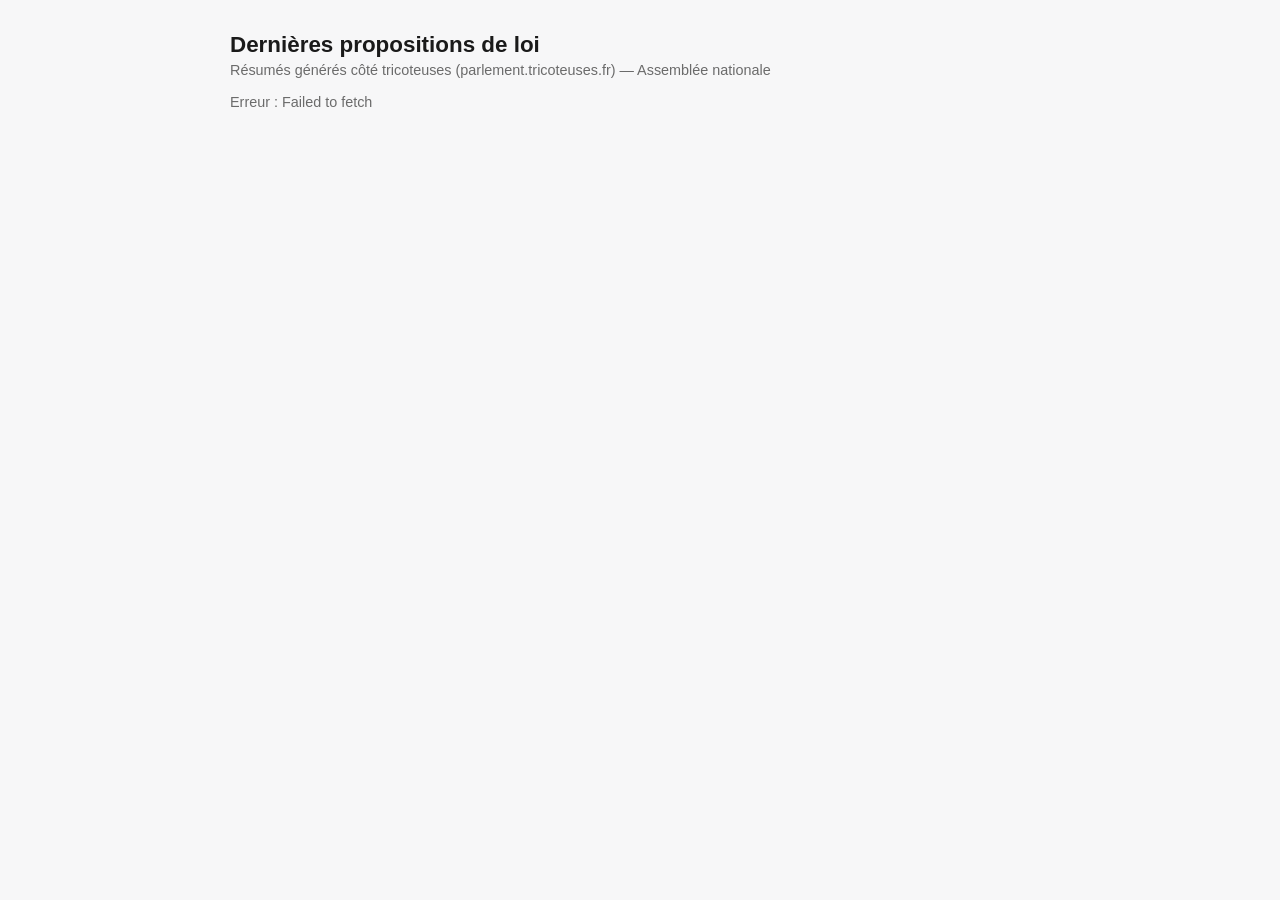
<file: index.html>
<!doctype html>
<html lang="fr">
<head>
<meta charset="utf-8">
<meta name="viewport" content="width=device-width, initial-scale=1">
<title>Dernières lois — résumés</title>
<style>
  :root {
    color-scheme: light dark;
    --bg: #f7f7f8;
    --card: #ffffff;
    --text: #1a1a1a;
    --muted: #6b6b6b;
    --border: #e3e3e6;
    --accent: #2953a6;
    --pending: #a86b1f;
  }
  @media (prefers-color-scheme: dark) {
    :root {
      --bg: #17181c;
      --card: #212228;
      --text: #ececec;
      --muted: #9a9a9f;
      --border: #34353c;
      --accent: #7aa2f7;
      --pending: #e0af68;
    }
  }
  * { box-sizing: border-box; }
  body {
    margin: 0;
    font-family: -apple-system, BlinkMacSystemFont, "Segoe UI", Roboto, sans-serif;
    background: var(--bg);
    color: var(--text);
  }
  header {
    max-width: 860px;
    margin: 0 auto;
    padding: 2rem 1.25rem 1rem;
  }
  h1 {
    font-size: 1.4rem;
    margin: 0 0 0.25rem;
  }
  .subtitle {
    color: var(--muted);
    font-size: 0.9rem;
  }
  main {
    max-width: 860px;
    margin: 0 auto;
    padding: 0 1.25rem 3rem;
    display: flex;
    flex-direction: column;
    gap: 1rem;
  }
  .card {
    background: var(--card);
    border: 1px solid var(--border);
    border-radius: 10px;
    padding: 1.1rem 1.25rem;
  }
  .card h2 {
    font-size: 1.05rem;
    margin: 0 0 0.35rem;
  }
  .meta {
    color: var(--muted);
    font-size: 0.8rem;
    margin-bottom: 0.6rem;
  }
  .meta code {
    background: var(--bg);
    padding: 0.1rem 0.35rem;
    border-radius: 4px;
  }
  .resume {
    font-size: 0.92rem;
    line-height: 1.5;
    white-space: pre-wrap;
  }
  .status {
    font-size: 0.85rem;
    color: var(--pending);
  }
  .status.error { color: #c0392b; }
  a { color: var(--accent); }
  #state {
    color: var(--muted);
    font-size: 0.9rem;
    padding: 0 1.25rem;
    max-width: 860px;
    margin: 0 auto;
  }
</style>
</head>
<body>
<header>
  <h1>Dernières propositions de loi</h1>
  <div class="subtitle">Résumés générés côté tricoteuses (parlement.tricoteuses.fr) — Assemblée nationale</div>
</header>
<div id="state">Chargement…</div>
<main id="list"></main>

<script>
const API_BASE = "https://parlement.tricoteuses.fr";
const LIMIT = 10;

async function getRecentDocuments(limit) {
  const url = `${API_BASE}/documents?perPage=${limit}&sort=dateDepot.desc&typeCode=PION&chambre=AN`;
  const res = await fetch(url);
  if (!res.ok) throw new Error(`Erreur ${res.status} en listant les documents`);
  const body = await res.json();
  return body.data.slice(0, limit);
}

async function getResume(uid) {
  const res = await fetch(`${API_BASE}/documents/${uid}/resume`);
  if (!res.ok) throw new Error(`Erreur ${res.status} pour ${uid}`);
  const body = await res.json();
  return body.data;
}

function formatDate(iso) {
  if (!iso) return "date inconnue";
  return new Date(iso).toLocaleDateString("fr-FR", { day: "2-digit", month: "long", year: "numeric" });
}

function renderCard(doc) {
  const card = document.createElement("div");
  card.className = "card";
  card.innerHTML = `
    <h2>${doc.titrePrincipalCourt || doc.titrePrincipal}</h2>
    <div class="meta"><code>${doc.uid}</code> — déposé le ${formatDate(doc.dateDepot)}</div>
    <div class="status">Chargement du résumé…</div>
  `;
  return card;
}

async function fillResume(card, uid) {
  const statusEl = card.querySelector(".status");
  try {
    const { status, resume } = await getResume(uid);
    if (status === "completed" && resume) {
      statusEl.remove();
      const p = document.createElement("div");
      p.className = "resume";
      p.textContent = resume.content;
      card.appendChild(p);
    } else if (status === "pending") {
      statusEl.textContent = "Résumé en cours de génération, réessayez plus tard.";
    } else {
      statusEl.textContent = `Pas de résumé disponible (${status}).`;
    }
  } catch (err) {
    statusEl.textContent = `Erreur : ${err.message}`;
    statusEl.classList.add("error");
  }
}

async function main() {
  const stateEl = document.getElementById("state");
  const listEl = document.getElementById("list");
  try {
    const docs = await getRecentDocuments(LIMIT);
    stateEl.remove();
    for (const doc of docs) {
      const card = renderCard(doc);
      listEl.appendChild(card);
      fillResume(card, doc.uid);
    }
  } catch (err) {
    stateEl.textContent = `Erreur : ${err.message}`;
    stateEl.classList.add("error");
  }
}

main();
</script>
</body>
</html>
</file>
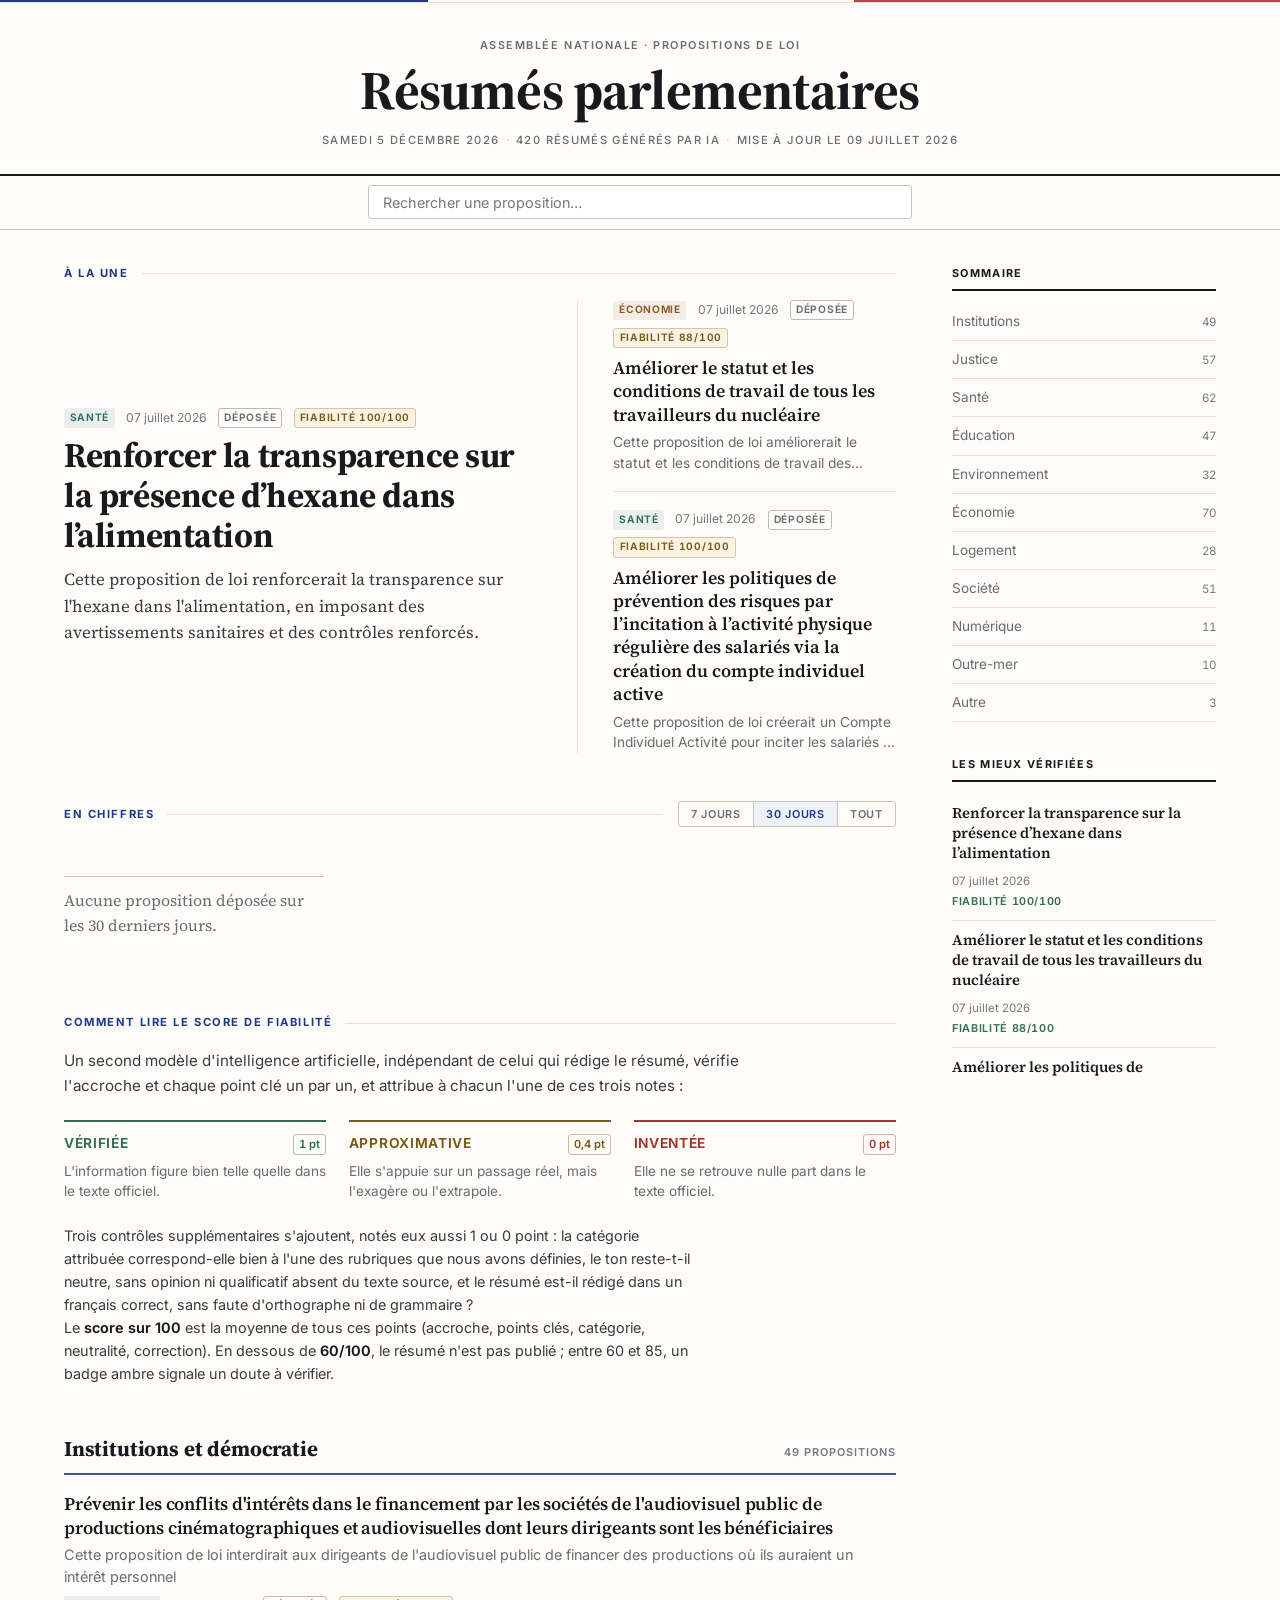
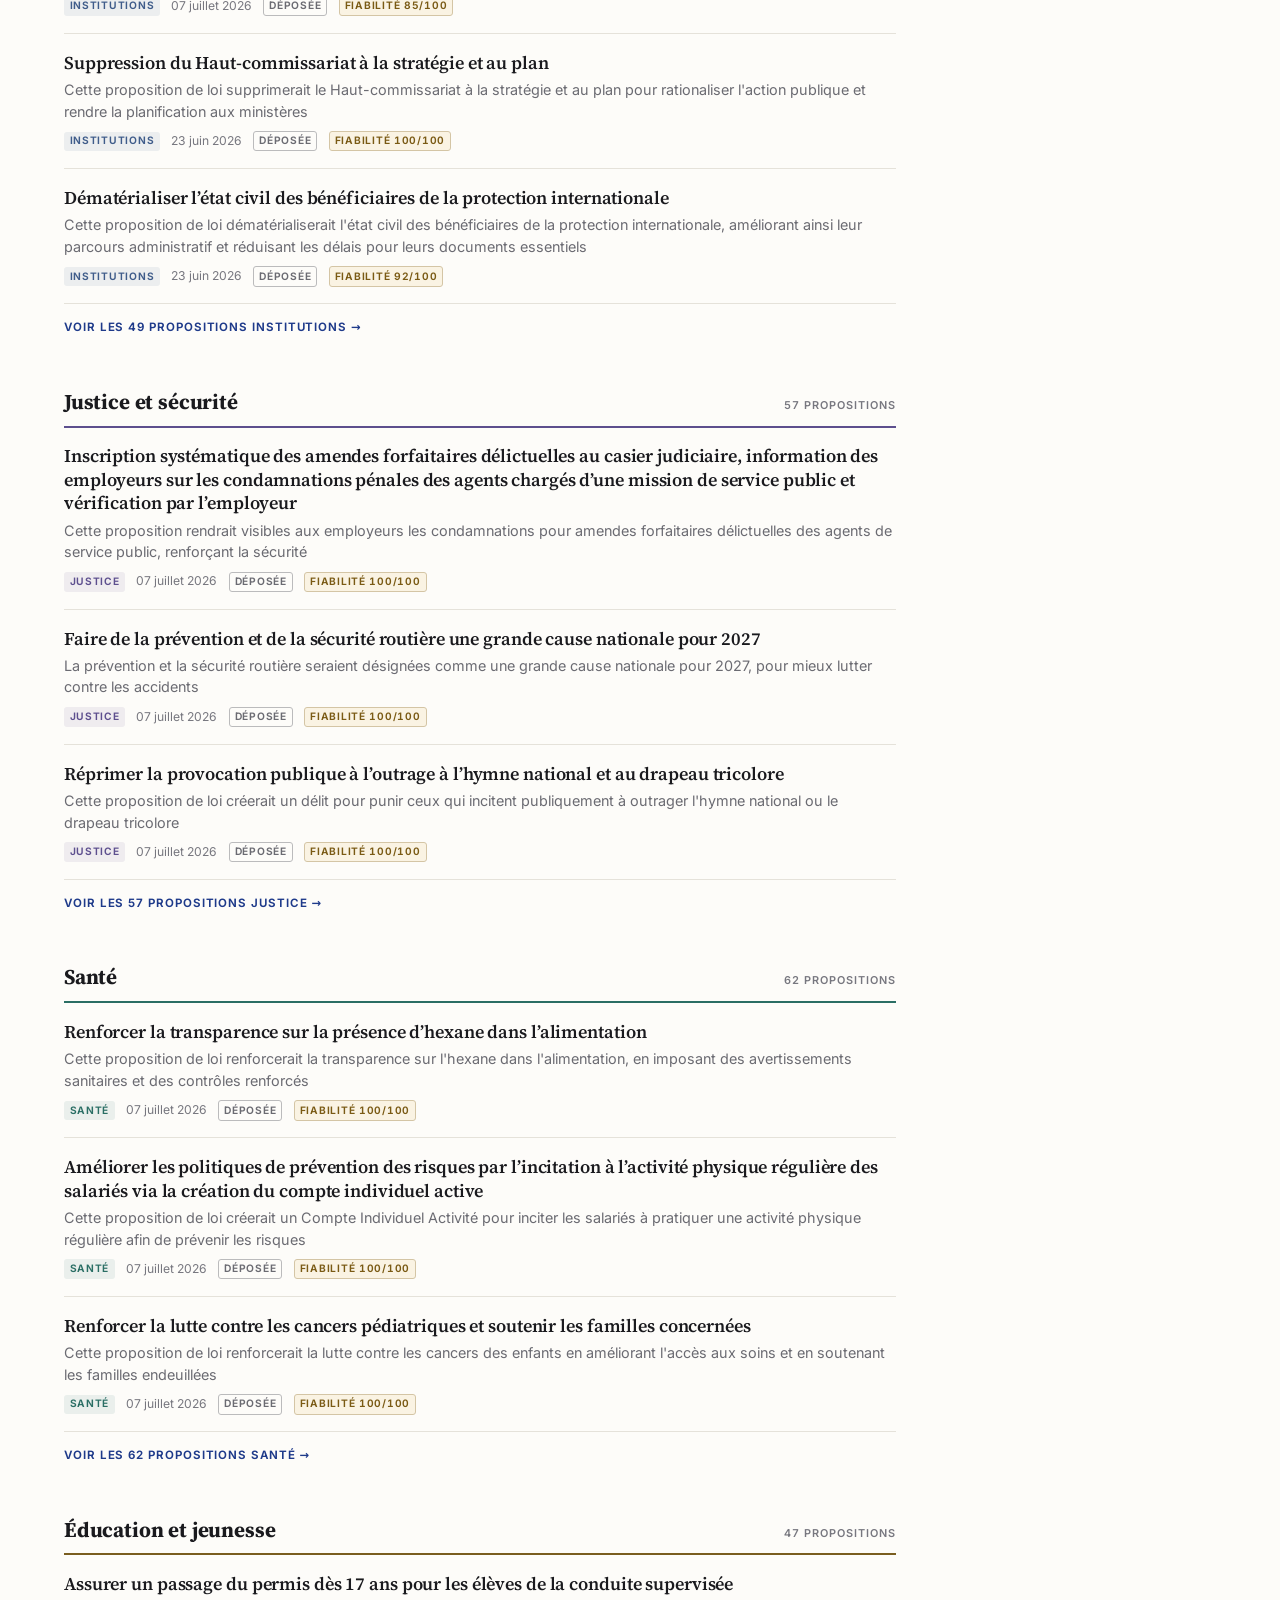
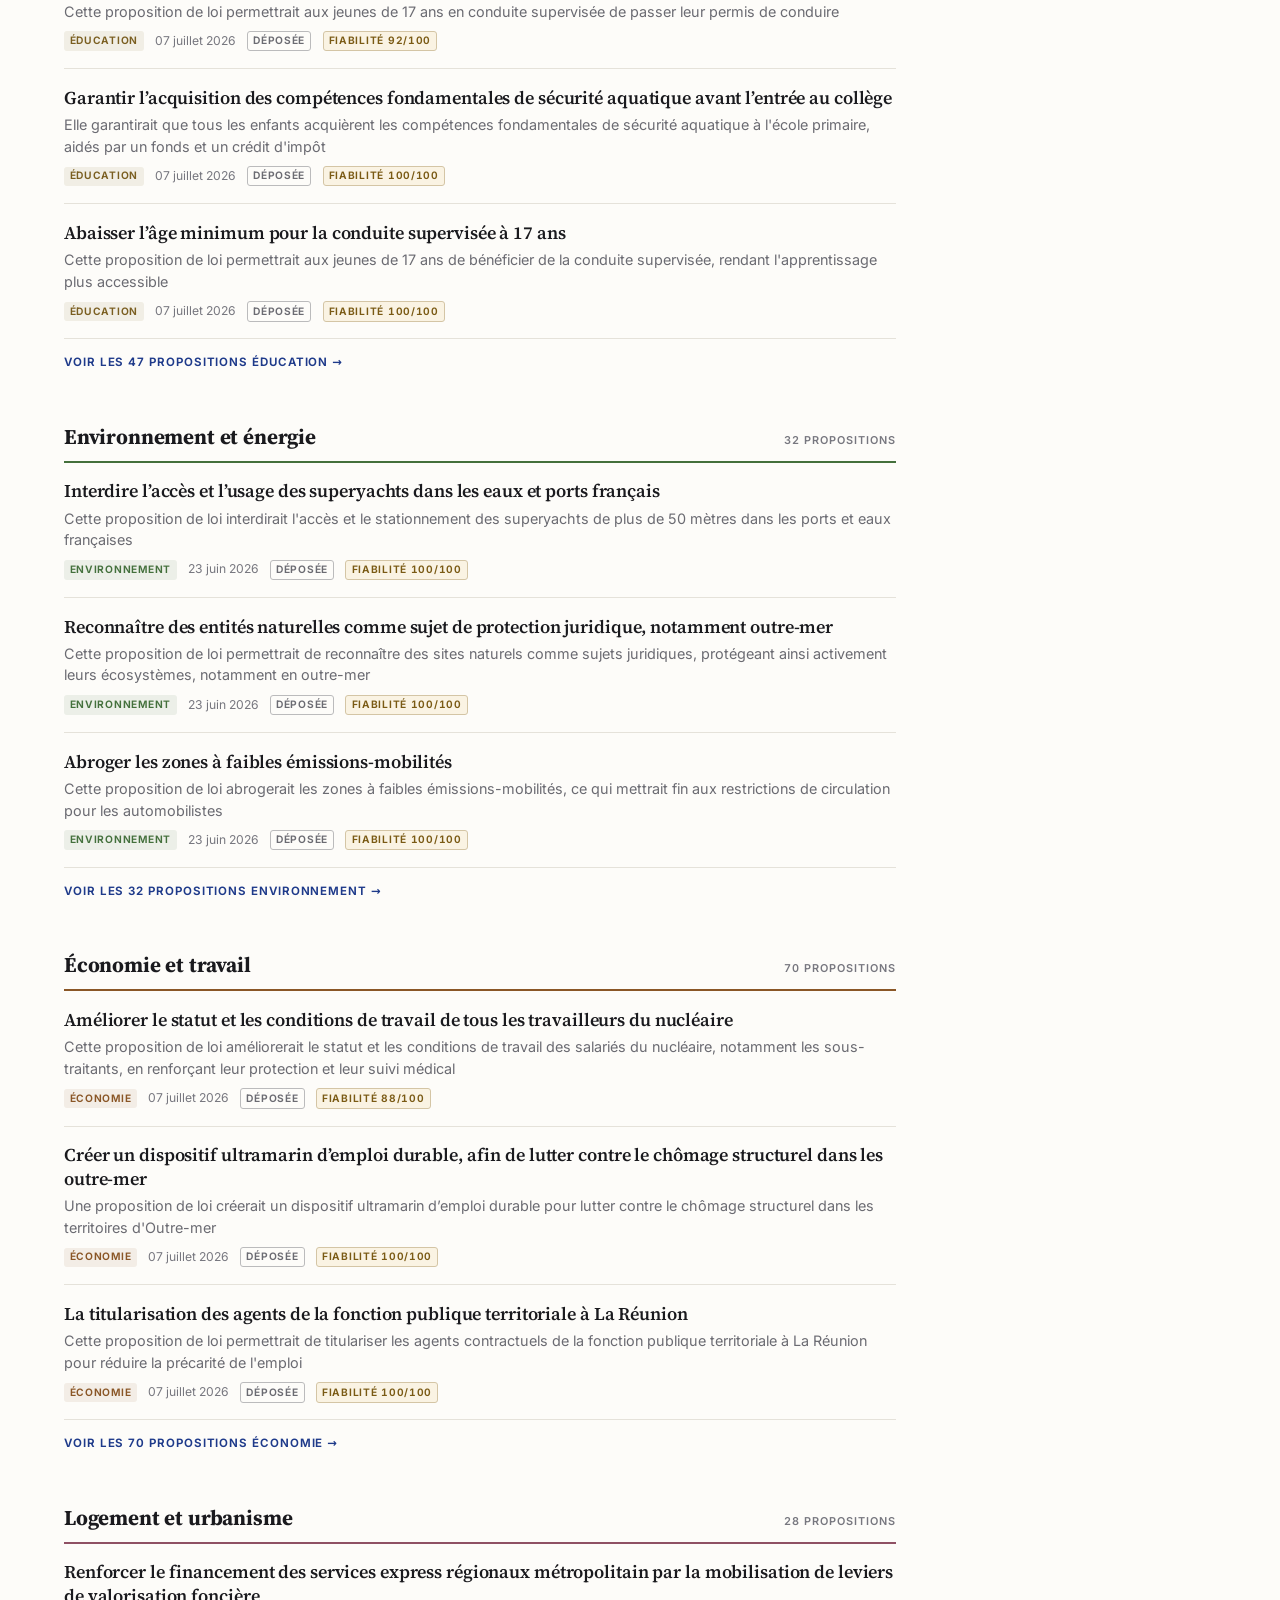
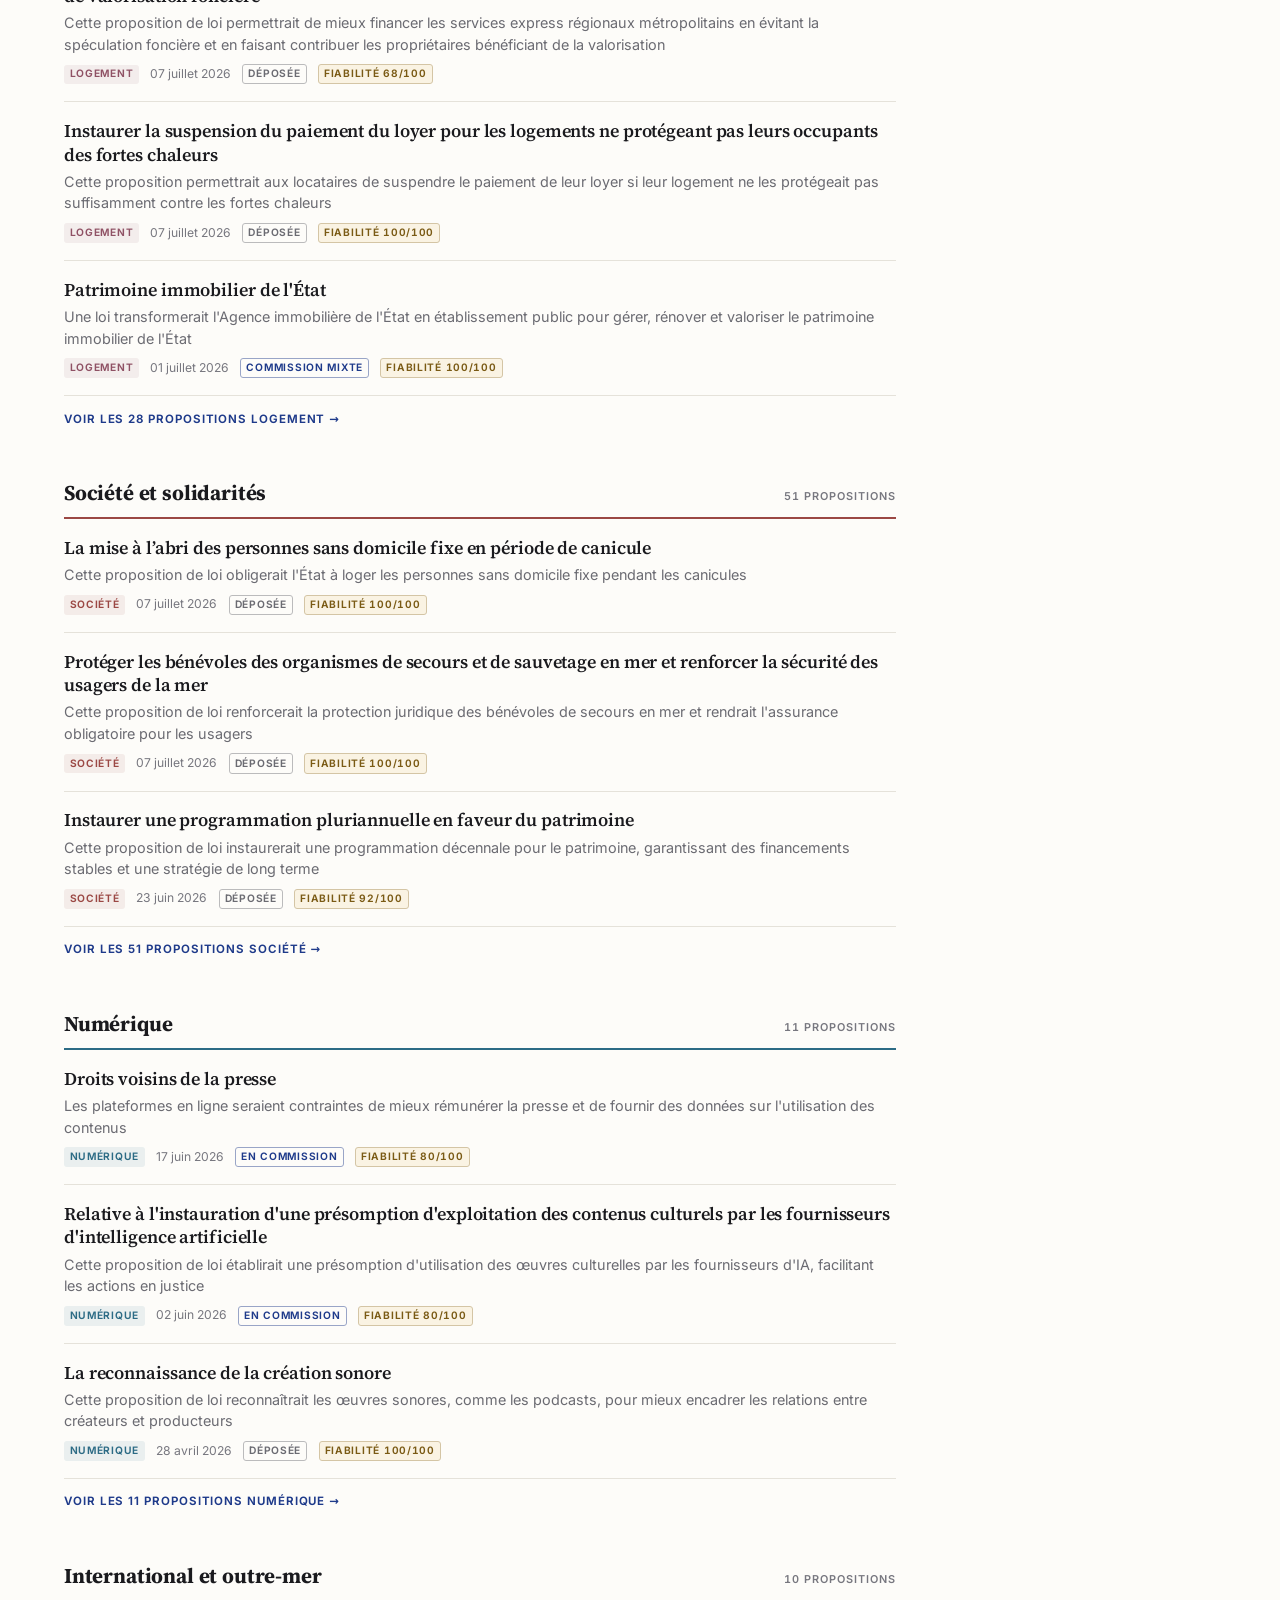
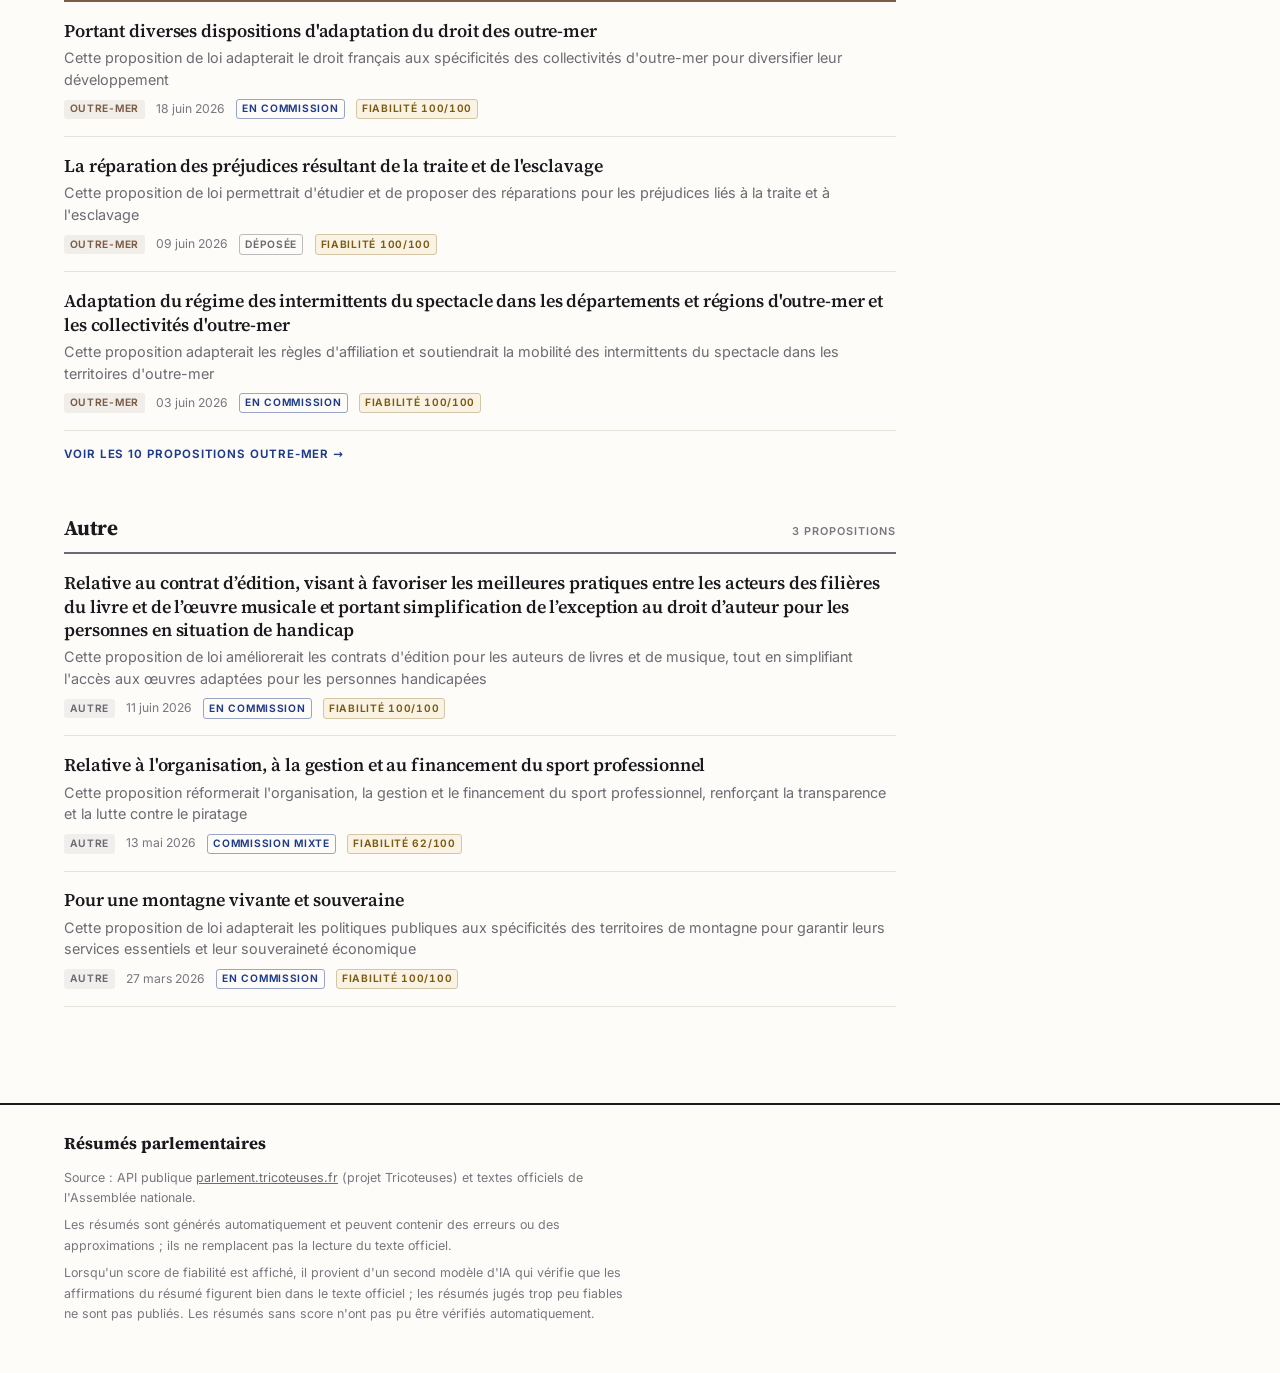
<file: front/index.html>
<!doctype html>
<html lang="fr">
<head>
<meta charset="utf-8">
<meta name="viewport" content="width=device-width, initial-scale=1">
<meta name="description" content="Résumés des dernières propositions de loi de l'Assemblée nationale, générés par IA à partir du texte officiel.">
<title>Résumés parlementaires</title>
<link rel="icon" href="data:image/svg+xml,%3Csvg xmlns='http://www.w3.org/2000/svg' viewBox='0 0 24 24'%3E%3Crect width='24' height='24' fill='%23FDFCF9'/%3E%3Crect y='2' width='24' height='3' fill='%231E3A8A'/%3E%3Cpath d='M4 10h16M4 14h16M4 18h10' stroke='%231A1A1E' stroke-width='1.6' stroke-linecap='round'/%3E%3C/svg%3E">
<link rel="preload" href="fonts/SourceSerif4-normal-latin.woff2" as="font" type="font/woff2" crossorigin>
<link rel="preload" href="fonts/Inter-normal-latin.woff2" as="font" type="font/woff2" crossorigin>
<link rel="stylesheet" href="fonts/fonts.css">
<link rel="stylesheet" href="styles.css">
</head>
<body>

<div class="liserer" aria-hidden="true"></div>

<header class="masthead" id="masthead">
  <p class="masthead-kicker">Assemblée nationale · Propositions de loi</p>
  <h1 class="masthead-title"><a href="index.html">Résumés parlementaires</a></h1>
  <p class="masthead-meta">
    <time id="todayDate"></time><span class="sep" aria-hidden="true">·</span><span id="statCount">…</span>&nbsp;résumés générés par IA<span class="sep" aria-hidden="true">·</span>mise à jour le <span id="statDate">…</span>
  </p>
</header>

<nav class="kiosk" id="kiosk" aria-label="Recherche">
  <div class="wrap kiosk-inner">
    <a class="kiosk-brand" href="#" id="kioskBrand">Résumés parlementaires</a>
    <div class="search-box">
      <input id="search" type="search" placeholder="Rechercher une proposition…" aria-label="Rechercher un résumé" disabled>
    </div>
  </div>
</nav>

<div class="wrap page">
  <main>
    <section class="une hidden" id="une" aria-labelledby="uneLabel">
      <h2 class="une-label" id="uneLabel">À la une</h2>
      <div class="une-grid" id="uneGrid"></div>
    </section>

    <section class="stats hidden" id="stats" aria-labelledby="statsLabel">
      <div class="stats-head">
        <h2 class="une-label" id="statsLabel">En chiffres</h2>
        <div class="stats-toggle" role="group" aria-label="Période des statistiques">
          <button type="button" data-days="7" aria-pressed="false">7 jours</button>
          <button type="button" data-days="30" aria-pressed="true">30 jours</button>
          <button type="button" data-days="" aria-pressed="false">Tout</button>
        </div>
      </div>
      <div class="stats-tiles" id="statsTiles"></div>
      <div class="stats-charts" id="statsCharts"></div>
    </section>

    <section class="method" id="method" aria-labelledby="methodLabel">
      <h2 class="une-label" id="methodLabel">Comment lire le score de fiabilité</h2>
      <p class="method-intro">
        Un second modèle d'intelligence artificielle, indépendant de celui qui rédige
        le résumé, vérifie l'accroche et chaque point clé un par un, et attribue à
        chacun l'une de ces trois notes :
      </p>
      <ul class="method-verdicts">
        <li data-tone="success">
          <span class="method-verdict-head"><strong>Vérifiée</strong><span class="method-points">1 pt</span></span>
          <span class="method-verdict-desc">L'information figure bien telle quelle dans le texte officiel.</span>
        </li>
        <li data-tone="warn">
          <span class="method-verdict-head"><strong>Approximative</strong><span class="method-points">0,4 pt</span></span>
          <span class="method-verdict-desc">Elle s'appuie sur un passage réel, mais l'exagère ou l'extrapole.</span>
        </li>
        <li data-tone="danger">
          <span class="method-verdict-head"><strong>Inventée</strong><span class="method-points">0 pt</span></span>
          <span class="method-verdict-desc">Elle ne se retrouve nulle part dans le texte officiel.</span>
        </li>
      </ul>
      <p class="method-note">
        Trois contrôles supplémentaires s'ajoutent, notés eux aussi 1 ou 0 point : la
        catégorie attribuée correspond-elle bien à l'une des rubriques que nous avons
        définies, le ton reste-t-il neutre, sans opinion ni qualificatif absent du texte
        source, et le résumé est-il rédigé dans un français correct, sans faute
        d'orthographe ni de grammaire ?
      </p>
      <p class="method-note">
        Le <strong>score sur 100</strong> est la moyenne de tous ces points (accroche,
        points clés, catégorie, neutralité, correction). En dessous de
        <strong>60/100</strong>, le résumé n'est pas publié ; entre 60 et 85, un badge
        ambre signale un doute à vérifier.
      </p>
    </section>

    <div class="results-bar hidden" id="resultsBar">
      <span id="resultsText"></span>
      <button type="button" class="btn-ghost" id="resetFilters">Tout afficher</button>
    </div>

    <div id="fil">
      <div class="skeleton-grid">
        <div class="skeleton"><div class="sk-line w40"></div><div class="sk-line w90" style="margin-top:1rem"></div><div class="sk-line w60"></div></div>
        <div class="skeleton"><div class="sk-line w40"></div><div class="sk-line w90" style="margin-top:1rem"></div><div class="sk-line w60"></div></div>
        <div class="skeleton"><div class="sk-line w40"></div><div class="sk-line w90" style="margin-top:1rem"></div><div class="sk-line w60"></div></div>
      </div>
    </div>
  </main>

  <aside class="sidebar" aria-label="Sommaire et propositions les mieux vérifiées">
    <section class="side-block" aria-labelledby="tocLabel">
      <h2 class="side-label" id="tocLabel">Sommaire</h2>
      <ol class="toc-list" id="tocList"></ol>
    </section>
    <section class="side-block" id="recentBlock" aria-labelledby="recentLabel">
      <h2 class="side-label" id="recentLabel">Les mieux vérifiées</h2>
      <ol class="recent-list" id="recentList"></ol>
    </section>
  </aside>
</div>

<footer>
  <div class="wrap footer-inner">
    <p class="footer-brand">Résumés parlementaires</p>
    <p>Source : API publique <a href="https://parlement.tricoteuses.fr" target="_blank" rel="noopener">parlement.tricoteuses.fr</a> (projet Tricoteuses) et textes officiels de l'Assemblée nationale.</p>
    <p>Les résumés sont générés automatiquement et peuvent contenir des erreurs ou des approximations ; ils ne remplacent pas la lecture du texte officiel.</p>
    <p>Lorsqu'un score de fiabilité est affiché, il provient d'un second modèle d'IA qui vérifie que les affirmations du résumé figurent bien dans le texte officiel ; les résumés jugés trop peu fiables ne sont pas publiés. Les résumés sans score n'ont pas pu être vérifiés automatiquement.</p>
  </div>
</footer>

<button type="button" class="to-top away" id="toTop">↑ Haut de page</button>

<script type="module">
import {
  CATEGORY_ORDER, getMeta, resolveCategory, formatDate, hasUsableResume, extractSubtitle,
  getResumes, renderNotice, byDateDesc, metaLine, baseLink, renderRow,
  computeStats, QUALITY_BADGE_THRESHOLD,
} from "./app.js";

const prefersReducedMotion = window.matchMedia("(prefers-reduced-motion: reduce)").matches;

/* Nombre de propositions affichées par rubrique au repos ; le reste est rendu
   (pour que la recherche le couvre) mais masqué. La page rubrique (categorie.html)
   en montre davantage, avec son propre bouton "Afficher plus" au-delà de 50. */
const FULL_ROWS = 3;

function renderUneItem(doc, isLead) {
  const a = baseLink(doc, `une-item ${isLead ? "une-lead" : ""}`);
  const article = document.createElement("article");
  article.appendChild(metaLine(doc));
  const title = document.createElement("h3");
  title.className = "une-title";
  title.textContent = doc.titre;
  article.appendChild(title);
  const excerptText = isLead ? (doc.accroche || "") : extractSubtitle(doc.accroche);
  if (excerptText) {
    const p = document.createElement("p");
    p.className = "une-excerpt";
    p.textContent = excerptText;
    article.appendChild(p);
  }
  a.appendChild(article);
  return a;
}

function renderUne(docs) {
  const une = document.getElementById("une");
  const grid = document.getElementById("uneGrid");
  const featured = [...docs].sort(byDateDesc).slice(0, 3);
  if (featured.length === 0) return;
  grid.innerHTML = "";
  grid.appendChild(renderUneItem(featured[0], true));
  if (featured.length > 1) {
    const aside = document.createElement("div");
    aside.className = "une-aside";
    for (const doc of featured.slice(1)) aside.appendChild(renderUneItem(doc, false));
    grid.appendChild(aside);
  }
  une.classList.remove("hidden");
}

function groupByCategory(docs) {
  const groups = new Map();
  for (const doc of docs) {
    const key = resolveCategory(doc.categorie);
    if (!groups.has(key)) groups.set(key, []);
    groups.get(key).push(doc);
  }
  return CATEGORY_ORDER
    .filter(cat => groups.has(cat))
    .map(cat => ({ categorie: cat, docs: groups.get(cat).sort(byDateDesc) }));
}

function renderSections(filEl, docs) {
  filEl.innerHTML = "";
  const items = [];
  for (const { categorie, docs: sectionDocs } of groupByCategory(docs)) {
    const meta = getMeta(categorie);
    const section = document.createElement("section");
    section.className = "rubrique";
    section.id = `rub-${meta.slug}`;
    section.dataset.category = categorie;

    const head = document.createElement("header");
    head.className = "rubrique-head";
    head.dataset.cat = meta.slug;
    const h2 = document.createElement("h2");
    h2.textContent = categorie;
    const count = document.createElement("span");
    count.className = "rubrique-count";
    count.textContent = `${sectionDocs.length} proposition${sectionDocs.length > 1 ? "s" : ""}`;
    head.append(h2, count);
    section.appendChild(head);

    // Toutes les propositions sont rendues (la recherche doit les couvrir),
    // mais seules les FULL_ROWS plus récentes sont visibles au repos.
    const list = document.createElement("div");
    list.className = "law-list";
    sectionDocs.forEach((doc, index) => {
      const row = renderRow(doc);
      if (index >= FULL_ROWS) row.classList.add("law-row--extra", "hidden");
      list.appendChild(row);
      items.push(row);
    });
    section.appendChild(list);

    if (sectionDocs.length > FULL_ROWS) {
      const more = document.createElement("a");
      more.className = "rubrique-more";
      more.href = `categorie.html?cat=${encodeURIComponent(meta.slug)}`;
      more.textContent = `Voir les ${sectionDocs.length} propositions ${meta.short} →`;
      section.appendChild(more);
    }

    filEl.appendChild(section);
  }
  return items;
}

function renderSidebar(docs) {
  const tocList = document.getElementById("tocList");
  const recentList = document.getElementById("recentList");
  tocList.innerHTML = "";
  recentList.innerHTML = "";

  const tocLinks = new Map();
  for (const { categorie, docs: sectionDocs } of groupByCategory(docs)) {
    const meta = getMeta(categorie);
    const li = document.createElement("li");
    const a = document.createElement("a");
    a.href = `#rub-${meta.slug}`;
    a.dataset.cat = meta.slug;
    a.append(meta.short);
    const count = document.createElement("span");
    count.className = "toc-count";
    count.textContent = sectionDocs.length;
    a.appendChild(count);
    li.appendChild(a);
    tocList.appendChild(li);
    tocLinks.set(`rub-${meta.slug}`, a);
  }

  // Dernières propositions dont le résumé a été vérifié avec le meilleur
  // score de fiabilité (les résumés sans score — PDF — sont exclus).
  const best = docs
    .filter(d => typeof d.quality_score === "number" && d.quality_score > QUALITY_BADGE_THRESHOLD)
    .sort(byDateDesc)
    .slice(0, 5);
  document.getElementById("recentBlock").classList.toggle("hidden", best.length === 0);
  for (const doc of best) {
    const li = document.createElement("li");
    const a = document.createElement("a");
    a.href = `loi.html?uid=${encodeURIComponent(doc.uid)}`;
    const title = document.createElement("p");
    title.className = "recent-title";
    title.textContent = doc.titre;
    const time = document.createElement("time");
    if (doc.date_depot) time.dateTime = doc.date_depot;
    time.textContent = formatDate(doc.date_depot);
    const score = document.createElement("span");
    score.className = "recent-score";
    score.textContent = `Fiabilité ${doc.quality_score}/100`;
    a.append(title, time, score);
    li.appendChild(a);
    recentList.appendChild(li);
  }

  return tocLinks;
}

/* ---------- Bloc « En chiffres » ---------- */
function renderStats(docs) {
  const section = document.getElementById("stats");
  const tilesEl = document.getElementById("statsTiles");
  const chartsEl = document.getElementById("statsCharts");
  const toggle = section.querySelector(".stats-toggle");

  function makeTile(label, value, note) {
    const tile = document.createElement("div");
    tile.className = "stat-tile";
    const labelEl = document.createElement("p");
    labelEl.className = "stat-tile-label";
    labelEl.textContent = label;
    const valueEl = document.createElement("p");
    valueEl.className = "stat-tile-value";
    valueEl.textContent = value;
    tile.append(labelEl, valueEl);
    if (note) {
      const noteEl = document.createElement("p");
      noteEl.className = "stat-tile-note";
      noteEl.textContent = note;
      tile.appendChild(noteEl);
    }
    return tile;
  }

  function makeBarChart(title, rows) {
    const block = document.createElement("div");
    block.className = "stat-chart";
    const h3 = document.createElement("h3");
    h3.className = "stat-chart-label";
    h3.textContent = title;
    block.appendChild(h3);
    const list = document.createElement("ul");
    list.className = "stat-bars";
    const max = Math.max(...rows.map(r => r.count));
    for (const row of rows) {
      const li = document.createElement("li");
      const name = document.createElement("span");
      name.className = "stat-bar-name";
      name.textContent = row.label;
      if (row.title) name.title = row.title;
      const track = document.createElement("span");
      track.className = "stat-bar-track";
      const fill = document.createElement("span");
      fill.className = "stat-bar-fill";
      fill.style.width = `${Math.max((row.count / max) * 100, 2)}%`;
      track.appendChild(fill);
      const value = document.createElement("span");
      value.className = "stat-bar-value";
      value.textContent = row.count;
      li.append(name, track, value);
      list.appendChild(li);
    }
    block.appendChild(list);
    return block;
  }

  function draw(days) {
    const stats = computeStats(docs, days);
    const periode = days ? `sur les ${days} derniers jours` : "toutes périodes confondues";
    tilesEl.innerHTML = "";
    chartsEl.innerHTML = "";

    if (stats.total === 0) {
      const empty = document.createElement("p");
      empty.className = "stats-empty";
      empty.textContent = `Aucune proposition déposée ${periode}.`;
      tilesEl.appendChild(empty);
      return;
    }

    tilesEl.append(
      makeTile("Propositions déposées", stats.total, periode),
      makeTile("Adoptées ou promulguées", stats.adopted, "état d'avancement actuel"),
      makeTile("Résumés très fiables", stats.verified, `score de vérification ≥ ${QUALITY_BADGE_THRESHOLD}/100`),
    );

    // Rubriques : les 5 plus fournies, le reste regroupé dans « Autres ».
    const cats = stats.byCategory.slice(0, 5).map(c => ({ label: c.short, title: c.categorie, count: c.count }));
    const rest = stats.byCategory.slice(5).reduce((sum, c) => sum + c.count, 0);
    if (rest > 0) cats.push({ label: "Autres rubriques", count: rest });
    if (cats.length > 0) chartsEl.appendChild(makeBarChart("Par rubrique", cats));

    const stages = stats.byStage.map(s => ({ label: s.label, count: s.count }));
    if (stages.length > 0) chartsEl.appendChild(makeBarChart("Où en sont-elles ?", stages));
  }

  toggle.addEventListener("click", (event) => {
    const btn = event.target.closest("button[data-days]");
    if (!btn) return;
    for (const b of toggle.querySelectorAll("button")) {
      b.setAttribute("aria-pressed", String(b === btn));
    }
    draw(btn.dataset.days ? Number(btn.dataset.days) : null);
  });

  draw(30);
  section.classList.remove("hidden");
}

function setupScrollSpy(tocLinks) {
  if (!("IntersectionObserver" in window) || tocLinks.size === 0) return;
  const sections = [...document.querySelectorAll(".rubrique")];
  const visible = new Set();
  const observer = new IntersectionObserver((entries) => {
    for (const entry of entries) {
      if (entry.isIntersecting) visible.add(entry.target.id);
      else visible.delete(entry.target.id);
    }
    const current = sections.find(s => visible.has(s.id) && !s.classList.contains("hidden"));
    for (const [id, link] of tocLinks) {
      link.classList.toggle("current", current ? id === current.id : false);
    }
  }, { rootMargin: "-90px 0px -55% 0px" });
  for (const section of sections) observer.observe(section);
}

function setupFilters(items) {
  const input = document.getElementById("search");
  const une = document.getElementById("une");
  const stats = document.getElementById("stats");
  const method = document.getElementById("method");
  const fil = document.getElementById("fil");
  const resultsBar = document.getElementById("resultsBar");
  const resultsText = document.getElementById("resultsText");
  const resetBtn = document.getElementById("resetFilters");
  input.disabled = false;

  const uneHasContent = document.getElementById("uneGrid").children.length > 0;
  const statsHasContent = document.getElementById("statsTiles").children.length > 0;

  const emptyState = document.createElement("div");
  emptyState.className = "empty-state";
  const emptyMsg = document.createElement("p");
  emptyMsg.textContent = "Aucune proposition ne correspond à votre recherche.";
  const emptyBtn = document.createElement("button");
  emptyBtn.type = "button";
  emptyBtn.className = "btn-ghost";
  emptyBtn.textContent = "Réinitialiser la recherche";
  emptyBtn.addEventListener("click", reset);
  emptyState.append(emptyMsg, emptyBtn);

  function fadeFil() {
    if (prefersReducedMotion) return;
    fil.classList.remove("refresh");
    void fil.offsetWidth;
    fil.classList.add("refresh");
  }

  function apply() {
    const q = input.value.trim().toLowerCase();
    const filtering = Boolean(q);

    if (uneHasContent) une.classList.toggle("hidden", filtering);
    if (statsHasContent) stats.classList.toggle("hidden", filtering);
    method.classList.toggle("hidden", filtering);

    let count = 0;
    for (const item of items) {
      // Au repos, les entrées au-delà des FULL_ROWS premières de chaque
      // rubrique restent masquées ; la recherche, elle, couvre tout.
      const matchesText = !q || item.dataset.searchIndex.includes(q);
      const hidden = !matchesText || (!filtering && item.classList.contains("law-row--extra"));
      item.classList.toggle("hidden", hidden);
      if (matchesText && filtering) count++;
    }

    for (const section of fil.querySelectorAll(".rubrique")) {
      const anyVisible = [...section.querySelectorAll(".law-row")]
        .some(el => !el.classList.contains("hidden"));
      section.classList.toggle("hidden", !anyVisible);
      // Pendant une recherche, le décompte du lien « Voir les N propositions »
      // ne correspond plus à ce qui est affiché : on le masque.
      const more = section.querySelector(".rubrique-more");
      if (more) more.classList.toggle("hidden", filtering);
    }

    resultsBar.classList.toggle("hidden", !filtering);
    if (filtering) {
      resultsText.innerHTML = "";
      const strong = document.createElement("strong");
      strong.textContent = `${count} résultat${count > 1 ? "s" : ""}`;
      resultsText.append(strong, ` pour « ${q} »`);
    }

    emptyState.remove();
    if (filtering && count === 0) fil.appendChild(emptyState);
  }

  function reset() {
    input.value = "";
    fadeFil();
    apply();
  }

  input.addEventListener("input", apply);
  resetBtn.addEventListener("click", reset);

  apply();
}

function setupChrome() {
  const todayEl = document.getElementById("todayDate");
  const today = new Date();
  todayEl.dateTime = today.toISOString().slice(0, 10);
  const label = today.toLocaleDateString("fr-FR", { weekday: "long", day: "numeric", month: "long", year: "numeric" });
  todayEl.textContent = label.charAt(0).toUpperCase() + label.slice(1);

  const kiosk = document.getElementById("kiosk");
  const masthead = document.getElementById("masthead");
  if ("IntersectionObserver" in window) {
    new IntersectionObserver(([entry]) => {
      kiosk.classList.toggle("stuck", !entry.isIntersecting);
    }).observe(masthead);
  }

  const scrollTop = () => window.scrollTo({ top: 0, behavior: prefersReducedMotion ? "auto" : "smooth" });
  document.getElementById("kioskBrand").addEventListener("click", (e) => { e.preventDefault(); scrollTop(); });

  const toTop = document.getElementById("toTop");
  window.addEventListener("scroll", () => {
    toTop.classList.toggle("away", window.scrollY < 900);
  }, { passive: true });
  toTop.addEventListener("click", scrollTop);
}

async function main() {
  setupChrome();

  const filEl = document.getElementById("fil");
  const statCount = document.getElementById("statCount");
  const statDate = document.getElementById("statDate");

  let payload;
  try {
    payload = await getResumes();
  } catch (err) {
    filEl.innerHTML = "";
    statCount.textContent = "0";
    filEl.appendChild(renderNotice(
      "error",
      "Impossible de charger les résumés. Le fichier resumes.json est introuvable ou invalide : générez-le avec scripts/pdf_summarizer_mcp.py."
    ));
    return;
  }

  const usable = (payload.documents || []).filter(hasUsableResume);

  statCount.textContent = usable.length;
  statDate.textContent = payload.generated_at ? formatDate(payload.generated_at) : "date inconnue";

  if (usable.length === 0) {
    filEl.innerHTML = "";
    filEl.appendChild(renderNotice(
      "warn",
      "Aucun résumé disponible pour le moment. Générez-en avec scripts/pdf_summarizer_mcp.py."
    ));
    return;
  }

  renderUne(usable);
  renderStats(usable);
  const items = renderSections(filEl, usable);
  const tocLinks = renderSidebar(usable);
  setupFilters(items);
  setupScrollSpy(tocLinks);
}

main();
</script>
</body>
</html>
</file>
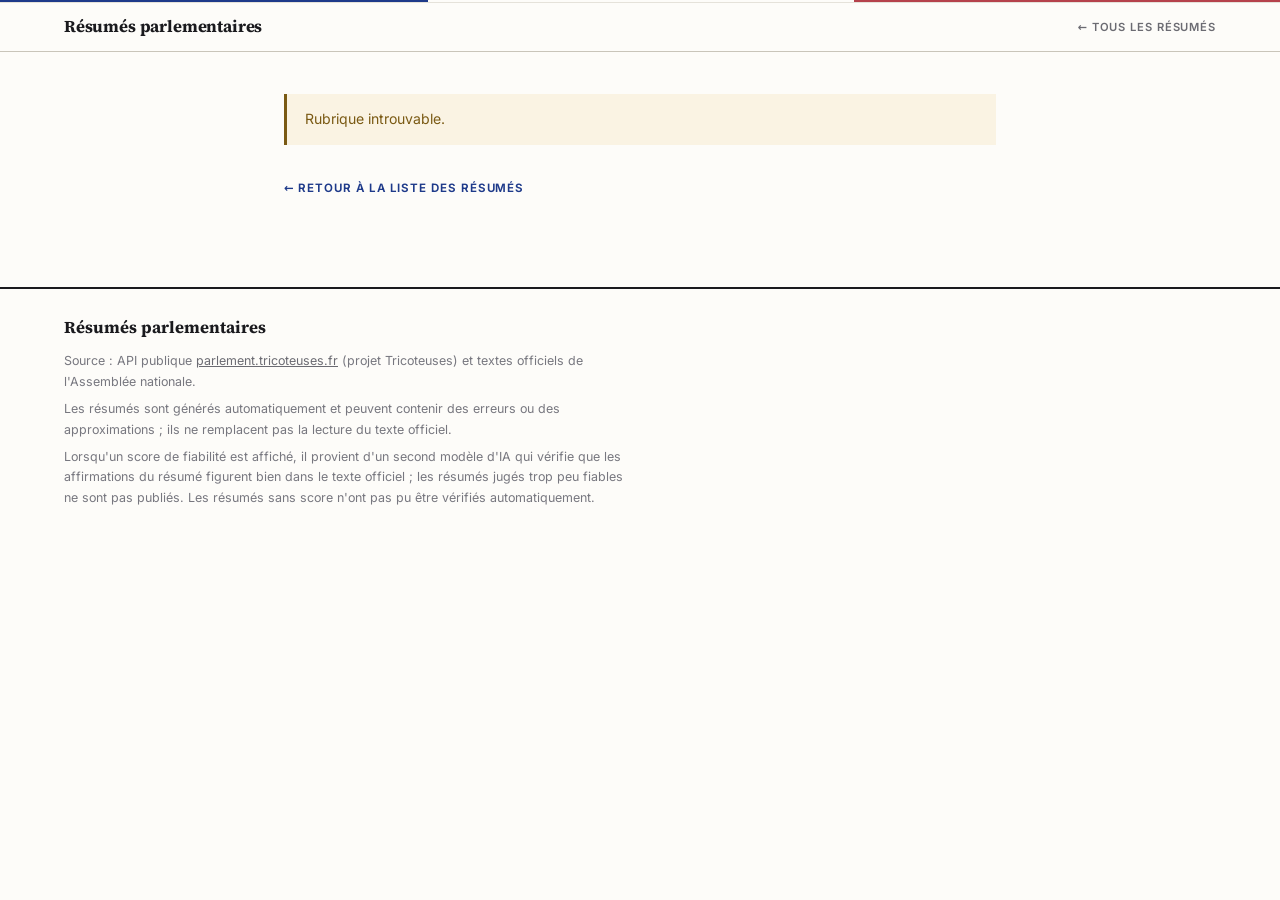
<file: front/categorie.html>
<!doctype html>
<html lang="fr">
<head>
<meta charset="utf-8">
<meta name="viewport" content="width=device-width, initial-scale=1">
<meta name="description" content="Toutes les propositions de loi d'une rubrique, résumées par IA à partir du texte officiel.">
<title>Rubrique — Résumés parlementaires</title>
<link rel="icon" href="data:image/svg+xml,%3Csvg xmlns='http://www.w3.org/2000/svg' viewBox='0 0 24 24'%3E%3Crect width='24' height='24' fill='%23FDFCF9'/%3E%3Crect y='2' width='24' height='3' fill='%231E3A8A'/%3E%3Cpath d='M4 10h16M4 14h16M4 18h10' stroke='%231A1A1E' stroke-width='1.6' stroke-linecap='round'/%3E%3C/svg%3E">
<link rel="preload" href="fonts/SourceSerif4-normal-latin.woff2" as="font" type="font/woff2" crossorigin>
<link rel="preload" href="fonts/Inter-normal-latin.woff2" as="font" type="font/woff2" crossorigin>
<link rel="stylesheet" href="fonts/fonts.css">
<link rel="stylesheet" href="styles.css">
</head>
<body>

<div class="liserer" aria-hidden="true"></div>

<header class="topbar">
  <div class="wrap topbar-inner">
    <a class="brand" href="index.html">Résumés parlementaires</a>
    <a class="back-link" href="index.html">← Tous les résumés</a>
  </div>
</header>

<div class="wrap-narrow">
  <main id="content" class="cat-page">
    <div class="skeleton-grid">
      <div class="skeleton"><div class="sk-line w40"></div><div class="sk-line w90" style="margin-top:1rem"></div><div class="sk-line w60"></div></div>
      <div class="skeleton"><div class="sk-line w40"></div><div class="sk-line w90" style="margin-top:1rem"></div><div class="sk-line w60"></div></div>
      <div class="skeleton"><div class="sk-line w40"></div><div class="sk-line w90" style="margin-top:1rem"></div><div class="sk-line w60"></div></div>
    </div>
  </main>
</div>

<footer>
  <div class="wrap footer-inner">
    <p class="footer-brand">Résumés parlementaires</p>
    <p>Source : API publique <a href="https://parlement.tricoteuses.fr" target="_blank" rel="noopener">parlement.tricoteuses.fr</a> (projet Tricoteuses) et textes officiels de l'Assemblée nationale.</p>
    <p>Les résumés sont générés automatiquement et peuvent contenir des erreurs ou des approximations ; ils ne remplacent pas la lecture du texte officiel.</p>
    <p>Lorsqu'un score de fiabilité est affiché, il provient d'un second modèle d'IA qui vérifie que les affirmations du résumé figurent bien dans le texte officiel ; les résumés jugés trop peu fiables ne sont pas publiés. Les résumés sans score n'ont pas pu être vérifiés automatiquement.</p>
  </div>
</footer>

<script type="module">
import { CATEGORY_META, resolveCategory, hasUsableResume, getResumes, renderNotice, byDateDesc, renderRow } from "./app.js";

// Au-delà de ce nombre de propositions dans la rubrique, le reste est masqué
// derrière un bouton "Afficher plus" plutôt que rendu d'un coup.
const PAGE_SIZE = 50;

function backLink() {
  const link = document.createElement("a");
  link.className = "back-link-bottom";
  link.href = "index.html";
  link.textContent = "← Retour à la liste des résumés";
  return link;
}

async function main() {
  const content = document.getElementById("content");
  const slug = new URLSearchParams(location.search).get("cat");
  const entry = Object.entries(CATEGORY_META).find(([, meta]) => meta.slug === slug);

  if (!entry) {
    content.innerHTML = "";
    content.append(renderNotice("warn", "Rubrique introuvable."), backLink());
    return;
  }
  const [categorie, meta] = entry;

  let payload;
  try {
    payload = await getResumes();
  } catch (err) {
    content.innerHTML = "";
    content.appendChild(renderNotice(
      "error",
      "Impossible de charger les résumés. Le fichier resumes.json est introuvable ou invalide."
    ));
    return;
  }

  const docs = (payload.documents || [])
    .filter(d => hasUsableResume(d) && resolveCategory(d.categorie) === categorie)
    .sort(byDateDesc);

  document.title = `${categorie} — Résumés parlementaires`;
  content.innerHTML = "";

  const head = document.createElement("header");
  head.className = "rubrique-head cat-page-head";
  head.dataset.cat = meta.slug;
  const h1 = document.createElement("h1");
  h1.textContent = categorie;
  const count = document.createElement("span");
  count.className = "rubrique-count";
  count.textContent = `${docs.length} proposition${docs.length > 1 ? "s" : ""}`;
  head.append(h1, count);
  content.appendChild(head);

  if (docs.length === 0) {
    content.append(renderNotice("warn", "Aucune proposition résumée dans cette rubrique pour le moment."), backLink());
    return;
  }

  const list = document.createElement("div");
  list.className = "law-list";
  docs.forEach((doc, index) => {
    const row = renderRow(doc);
    if (index >= PAGE_SIZE) row.classList.add("hidden");
    list.appendChild(row);
  });
  content.appendChild(list);

  if (docs.length > PAGE_SIZE) {
    const hiddenCount = docs.length - PAGE_SIZE;
    const showMore = document.createElement("button");
    showMore.type = "button";
    showMore.className = "btn-ghost show-more";
    showMore.textContent = `Afficher plus (${hiddenCount} restante${hiddenCount > 1 ? "s" : ""})`;
    showMore.addEventListener("click", () => {
      for (const row of list.querySelectorAll(".law-row.hidden")) row.classList.remove("hidden");
      showMore.remove();
    });
    content.appendChild(showMore);
  }

  content.appendChild(backLink());
}

main();
</script>
</body>
</html>
</file>
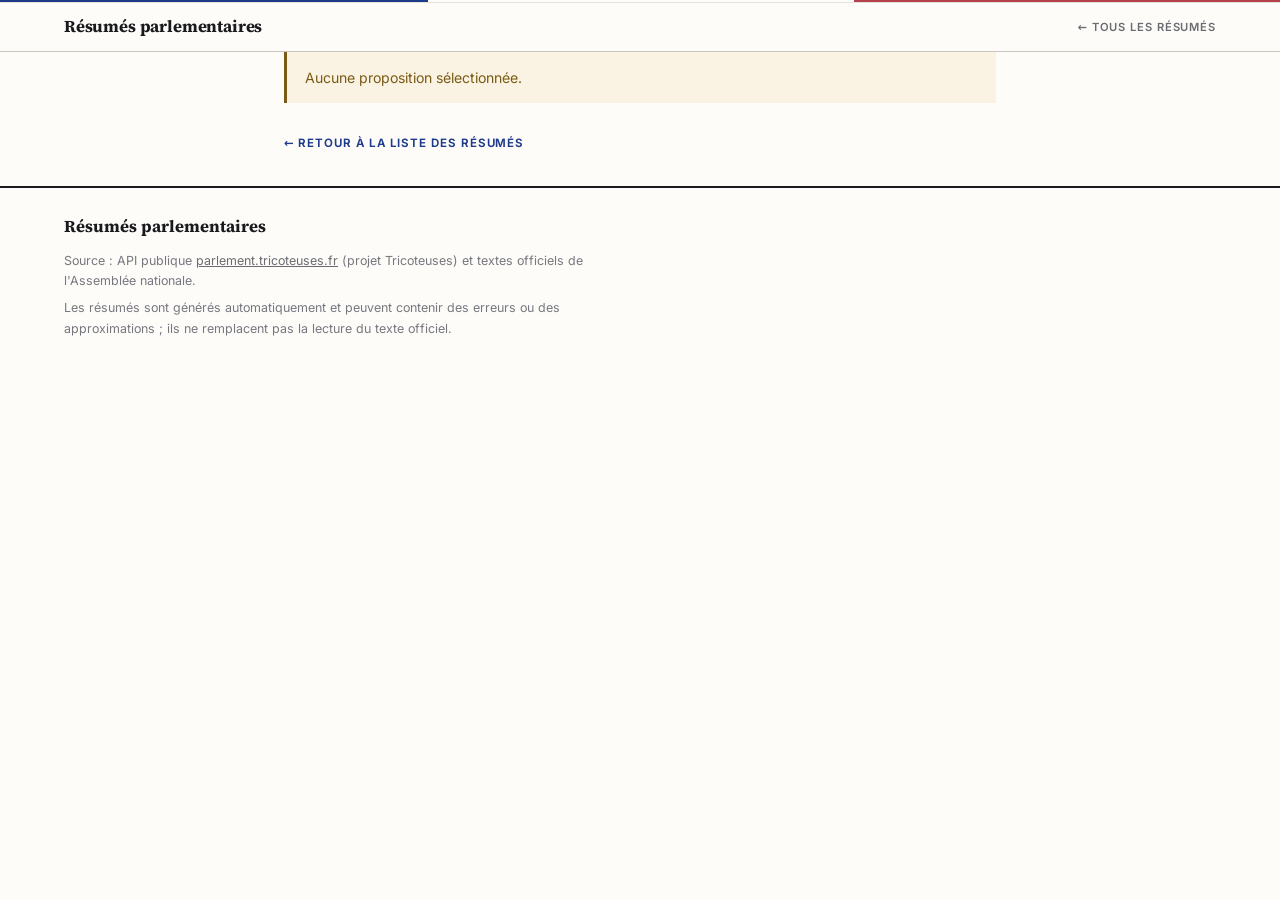
<file: front/loi.html>
<!doctype html>
<html lang="fr">
<head>
<meta charset="utf-8">
<meta name="viewport" content="width=device-width, initial-scale=1">
<meta name="description" content="Résumé d'une proposition de loi de l'Assemblée nationale, généré par IA à partir du texte officiel.">
<title>Résumé — Résumés parlementaires</title>
<link rel="icon" href="data:image/svg+xml,%3Csvg xmlns='http://www.w3.org/2000/svg' viewBox='0 0 24 24'%3E%3Crect width='24' height='24' fill='%23FDFCF9'/%3E%3Crect y='2' width='24' height='3' fill='%231E3A8A'/%3E%3Cpath d='M4 10h16M4 14h16M4 18h10' stroke='%231A1A1E' stroke-width='1.6' stroke-linecap='round'/%3E%3C/svg%3E">
<link rel="preload" href="fonts/SourceSerif4-normal-latin.woff2" as="font" type="font/woff2" crossorigin>
<link rel="preload" href="fonts/Inter-normal-latin.woff2" as="font" type="font/woff2" crossorigin>
<link rel="stylesheet" href="fonts/fonts.css">
<link rel="stylesheet" href="styles.css">
</head>
<body>

<div class="liserer" aria-hidden="true"></div>

<header class="topbar">
  <div class="wrap topbar-inner">
    <a class="brand" href="index.html">Résumés parlementaires</a>
    <a class="back-link" href="index.html">← Tous les résumés</a>
  </div>
</header>

<div class="wrap-narrow">
  <main id="content">
    <div class="skeleton-article">
      <div class="sk-line w40"></div>
      <div class="sk-line title" style="margin-top:0.9rem"></div>
      <div class="sk-line w90" style="margin-top:1.4rem"></div>
      <div class="sk-line w90" style="margin-top:0.6rem"></div>
      <div class="sk-line w60" style="margin-top:0.6rem"></div>
    </div>
  </main>
</div>

<footer>
  <div class="wrap footer-inner">
    <p class="footer-brand">Résumés parlementaires</p>
    <p>Source : API publique <a href="https://parlement.tricoteuses.fr" target="_blank" rel="noopener">parlement.tricoteuses.fr</a> (projet Tricoteuses) et textes officiels de l'Assemblée nationale.</p>
    <p>Les résumés sont générés automatiquement et peuvent contenir des erreurs ou des approximations ; ils ne remplacent pas la lecture du texte officiel.</p>
  </div>
</footer>

<script type="module">
import {
  getMeta, resolveCategory, formatDate, hasUsableResume, getResumes, renderNotice,
  renderStatusBadge, renderQualityBadge, qualityLevel, describeFlags,
} from "./app.js";

function renderArticle(doc) {
  const meta = getMeta(doc.categorie);
  const catFull = resolveCategory(doc.categorie);

  const article = document.createElement("article");
  article.className = "law-article";
  article.dataset.cat = meta.slug;

  const metaRow = document.createElement("div");
  metaRow.className = "law-meta-row";
  const pill = document.createElement("span");
  pill.className = "pill";
  pill.dataset.cat = meta.slug;
  pill.title = catFull;
  pill.textContent = meta.short;
  const dateEl = document.createElement("span");
  dateEl.className = "date";
  dateEl.textContent = `Déposée le ${formatDate(doc.date_depot)}`;
  metaRow.append(pill, dateEl);
  const status = renderStatusBadge(doc);
  if (status) metaRow.appendChild(status);
  const quality = renderQualityBadge(doc);
  if (quality) metaRow.appendChild(quality);
  article.appendChild(metaRow);

  const h1 = document.createElement("h1");
  h1.textContent = doc.titre;
  article.appendChild(h1);

  if (doc.depositaire) {
    const byline = document.createElement("p");
    byline.className = "law-byline";
    byline.textContent = `Déposée par ${doc.depositaire}`;
    article.appendChild(byline);
  }

  if (doc.accroche) {
    const lede = document.createElement("p");
    lede.className = "lede";
    lede.textContent = doc.accroche;
    article.appendChild(lede);
  }

  // Avertissement détaillé lorsque la vérification automatique a relevé
  // des points de vigilance (score sous le seuil ou flags du judge).
  if (qualityLevel(doc) === "warn") {
    const details = describeFlags(doc);
    const score = typeof doc.quality_score === "number" ? `Fiabilité ${doc.quality_score}/100. ` : "";
    const text = details.length > 0
      ? `${score}Points de vigilance relevés par la vérification automatique : ${details.join(" ; ")}.`
      : `${score}Certaines affirmations de ce résumé n'ont pas pu être entièrement vérifiées.`;
    article.appendChild(renderNotice("warn", text));
  }

  if (Array.isArray(doc.points) && doc.points.length > 0) {
    const pointsBlock = document.createElement("div");
    pointsBlock.className = "law-points";
    const h2 = document.createElement("h2");
    h2.textContent = "Points clés";
    pointsBlock.appendChild(h2);

    const ul = document.createElement("ul");
    ul.className = "points";
    for (const point of doc.points) {
      const li = document.createElement("li");
      li.textContent = point;
      ul.appendChild(li);
    }
    pointsBlock.appendChild(ul);
    article.appendChild(pointsBlock);
  }

  const footerMeta = document.createElement("div");
  footerMeta.className = "law-footer-meta";
  const uidTag = document.createElement("div");
  uidTag.className = "uid-tag";
  uidTag.textContent = doc.uid;
  const sourceNote = document.createElement("p");
  sourceNote.className = "source-note";
  const tricoteusesLink = document.createElement("a");
  tricoteusesLink.href = "https://parlement.tricoteuses.fr";
  tricoteusesLink.target = "_blank";
  tricoteusesLink.rel = "noopener";
  tricoteusesLink.textContent = "parlement.tricoteuses.fr";
  sourceNote.append(
    "Résumé généré automatiquement à partir du texte officiel, via l'API publique ",
    tricoteusesLink,
    ". Peut contenir des erreurs ou des approximations ; ne remplace pas la lecture du texte officiel.",
  );
  footerMeta.append(uidTag, sourceNote);
  // doc.link vient soit de nous (mirroir HTML AN), soit de pdfUrl renvoyé par
  // l'API tricoteuses : une source externe. On exige http(s) avant d'en faire un
  // href cliquable, pour ne jamais pouvoir exécuter un schéma javascript:/data:.
  if (doc.link && /^https?:\/\//i.test(doc.link)) {
    const source = document.createElement("a");
    source.className = "source-link";
    source.href = doc.link;
    source.target = "_blank";
    source.rel = "noopener";
    source.textContent = "Lire le texte officiel →";
    footerMeta.appendChild(source);
  }
  article.appendChild(footerMeta);

  const backLink = document.createElement("a");
  backLink.className = "back-link-bottom";
  backLink.href = "index.html";
  backLink.textContent = "← Retour à la liste des résumés";
  article.appendChild(backLink);

  return article;
}

async function main() {
  const content = document.getElementById("content");
  const uid = new URLSearchParams(location.search).get("uid");

  if (!uid) {
    content.innerHTML = "";
    content.appendChild(renderNotice("warn", "Aucune proposition sélectionnée."));
    const link = document.createElement("a");
    link.className = "back-link-bottom";
    link.href = "index.html";
    link.textContent = "← Retour à la liste des résumés";
    content.appendChild(link);
    return;
  }

  let payload;
  try {
    payload = await getResumes();
  } catch (err) {
    content.innerHTML = "";
    content.appendChild(renderNotice(
      "error",
      "Impossible de charger les résumés. Le fichier resumes.json est introuvable ou invalide."
    ));
    return;
  }

  const doc = (payload.documents || []).find(d => d.uid === uid && hasUsableResume(d));

  if (!doc) {
    content.innerHTML = "";
    content.appendChild(renderNotice("warn", "Cette proposition de loi est introuvable ou ne dispose pas encore de résumé."));
    const link = document.createElement("a");
    link.className = "back-link-bottom";
    link.href = "index.html";
    link.textContent = "← Retour à la liste des résumés";
    content.appendChild(link);
    return;
  }

  document.title = `${doc.titre} — Résumés parlementaires`;
  const descMeta = document.querySelector('meta[name="description"]');
  if (descMeta) descMeta.setAttribute("content", doc.accroche || descMeta.getAttribute("content"));

  content.innerHTML = "";
  content.appendChild(renderArticle(doc));
}

main();
</script>
</body>
</html>
</file>
<file: front/fonts/fonts.css>
/* Inter italic latin-ext */
@font-face {
  font-family: 'Inter';
  font-style: italic;
  font-weight: 100 900;
  font-display: swap;
  src: url(Inter-italic-latin-ext.woff2) format('woff2');
  unicode-range: U+0100-02BA, U+02BD-02C5, U+02C7-02CC, U+02CE-02D7, U+02DD-02FF, U+0304, U+0308, U+0329, U+1D00-1DBF, U+1E00-1E9F, U+1EF2-1EFF, U+2020, U+20A0-20AB, U+20AD-20C0, U+2113, U+2C60-2C7F, U+A720-A7FF;
}
/* Inter italic latin */
@font-face {
  font-family: 'Inter';
  font-style: italic;
  font-weight: 100 900;
  font-display: swap;
  src: url(Inter-italic-latin.woff2) format('woff2');
  unicode-range: U+0000-00FF, U+0131, U+0152-0153, U+02BB-02BC, U+02C6, U+02DA, U+02DC, U+0304, U+0308, U+0329, U+2000-206F, U+20AC, U+2122, U+2191, U+2193, U+2212, U+2215, U+FEFF, U+FFFD;
}
/* Inter normal latin-ext */
@font-face {
  font-family: 'Inter';
  font-style: normal;
  font-weight: 100 900;
  font-display: swap;
  src: url(Inter-normal-latin-ext.woff2) format('woff2');
  unicode-range: U+0100-02BA, U+02BD-02C5, U+02C7-02CC, U+02CE-02D7, U+02DD-02FF, U+0304, U+0308, U+0329, U+1D00-1DBF, U+1E00-1E9F, U+1EF2-1EFF, U+2020, U+20A0-20AB, U+20AD-20C0, U+2113, U+2C60-2C7F, U+A720-A7FF;
}
/* Inter normal latin */
@font-face {
  font-family: 'Inter';
  font-style: normal;
  font-weight: 100 900;
  font-display: swap;
  src: url(Inter-normal-latin.woff2) format('woff2');
  unicode-range: U+0000-00FF, U+0131, U+0152-0153, U+02BB-02BC, U+02C6, U+02DA, U+02DC, U+0304, U+0308, U+0329, U+2000-206F, U+20AC, U+2122, U+2191, U+2193, U+2212, U+2215, U+FEFF, U+FFFD;
}
/* Source Serif 4 italic latin-ext */
@font-face {
  font-family: 'Source Serif 4';
  font-style: italic;
  font-weight: 200 900;
  font-display: swap;
  src: url(SourceSerif4-italic-latin-ext.woff2) format('woff2');
  unicode-range: U+0100-02BA, U+02BD-02C5, U+02C7-02CC, U+02CE-02D7, U+02DD-02FF, U+0304, U+0308, U+0329, U+1D00-1DBF, U+1E00-1E9F, U+1EF2-1EFF, U+2020, U+20A0-20AB, U+20AD-20C0, U+2113, U+2C60-2C7F, U+A720-A7FF;
}
/* Source Serif 4 italic latin */
@font-face {
  font-family: 'Source Serif 4';
  font-style: italic;
  font-weight: 200 900;
  font-display: swap;
  src: url(SourceSerif4-italic-latin.woff2) format('woff2');
  unicode-range: U+0000-00FF, U+0131, U+0152-0153, U+02BB-02BC, U+02C6, U+02DA, U+02DC, U+0304, U+0308, U+0329, U+2000-206F, U+20AC, U+2122, U+2191, U+2193, U+2212, U+2215, U+FEFF, U+FFFD;
}
/* Source Serif 4 normal latin-ext */
@font-face {
  font-family: 'Source Serif 4';
  font-style: normal;
  font-weight: 200 900;
  font-display: swap;
  src: url(SourceSerif4-normal-latin-ext.woff2) format('woff2');
  unicode-range: U+0100-02BA, U+02BD-02C5, U+02C7-02CC, U+02CE-02D7, U+02DD-02FF, U+0304, U+0308, U+0329, U+1D00-1DBF, U+1E00-1E9F, U+1EF2-1EFF, U+2020, U+20A0-20AB, U+20AD-20C0, U+2113, U+2C60-2C7F, U+A720-A7FF;
}
/* Source Serif 4 normal latin */
@font-face {
  font-family: 'Source Serif 4';
  font-style: normal;
  font-weight: 200 900;
  font-display: swap;
  src: url(SourceSerif4-normal-latin.woff2) format('woff2');
  unicode-range: U+0000-00FF, U+0131, U+0152-0153, U+02BB-02BC, U+02C6, U+02DA, U+02DC, U+0304, U+0308, U+0329, U+2000-206F, U+20AC, U+2122, U+2191, U+2193, U+2212, U+2215, U+FEFF, U+FFFD;
}
</file>
<file: front/styles.css>
/* ============================================================
   Résumés parlementaires — design « quotidien de référence »
   Palette claire, typographie serif/sans, filets. Sans images.
   ============================================================ */

:root {
  color-scheme: light;

  --font-serif: "Source Serif 4", Georgia, "Times New Roman", serif;
  --font-sans: "Inter", "Segoe UI", system-ui, sans-serif;

  --paper: #fdfcf9;
  --ink: #1a1a1e;
  --ink-soft: #3a3a40;
  --muted: #6b6b72;
  --faint: #77777f;
  --rule: #e5e2da;
  --rule-dark: #c9c5ba;
  --accent: #1e3a8a;
  --accent-pale: #eef1f8;
  --marianne-red: #b5424c;

  --warn-bg: #faf3e3;
  --warn-text: #7a5a14;
  --error: #a3352d;
  --status-success: #2f6e4f;

  /* Teintes de rubrique : versions foncées et désaturées, lisibles
     en petit corps sur fond pâle (AA). */
  --cat-institutions: #3f5c8a;
  --cat-justice: #5d4f8e;
  --cat-sante: #2a6e64;
  --cat-education: #7a5e20;
  --cat-environnement: #44703c;
  --cat-economie: #8a5626;
  --cat-logement: #8f5164;
  --cat-societe: #9b4844;
  --cat-numerique: #2c6b85;
  --cat-outremer: #7a5c48;
  --cat-autre: #6b6b72;
}

[data-cat="institutions"]  { --cat: var(--cat-institutions); }
[data-cat="justice"]       { --cat: var(--cat-justice); }
[data-cat="sante"]         { --cat: var(--cat-sante); }
[data-cat="education"]     { --cat: var(--cat-education); }
[data-cat="environnement"] { --cat: var(--cat-environnement); }
[data-cat="economie"]      { --cat: var(--cat-economie); }
[data-cat="logement"]      { --cat: var(--cat-logement); }
[data-cat="societe"]       { --cat: var(--cat-societe); }
[data-cat="numerique"]     { --cat: var(--cat-numerique); }
[data-cat="outremer"]      { --cat: var(--cat-outremer); }
[data-cat="autre"]         { --cat: var(--cat-autre); }

/* ---------- Base ---------- */
* { box-sizing: border-box; }
html { -webkit-tap-highlight-color: transparent; }
@media (prefers-reduced-motion: no-preference) {
  html { scroll-behavior: smooth; }
}
body {
  margin: 0;
  font-family: var(--font-sans);
  font-size: 1rem;
  line-height: 1.55;
  background: var(--paper);
  color: var(--ink);
  -webkit-font-smoothing: antialiased;
  text-rendering: optimizeLegibility;
}

.wrap { max-width: 1200px; margin: 0 auto; padding: 0 1.5rem; }
.wrap-narrow { max-width: 760px; margin: 0 auto; padding: 0 1.5rem; }

a { color: var(--accent); }
.hidden { display: none !important; }

:is(a, button, input, [tabindex]):focus-visible {
  outline: 2px solid var(--accent);
  outline-offset: 2px;
  border-radius: 2px;
}

/* Étiquette petites capitales : l'ornement typographique de base. */
.smallcaps {
  font-family: var(--font-sans);
  font-size: 0.7rem;
  font-weight: 600;
  text-transform: uppercase;
  letter-spacing: 0.1em;
  color: var(--muted);
}

/* ---------- Liseré tricolore + manchette ---------- */
.liserer {
  height: 3px;
  background: linear-gradient(
    to right,
    var(--accent) 0 33.4%,
    var(--paper) 33.4% 66.7%,
    var(--marianne-red) 66.7% 100%
  );
  border-bottom: 1px solid var(--rule);
}

.masthead {
  text-align: center;
  padding: 2.1rem 1.5rem 1.5rem;
  border-bottom: 2px solid var(--ink);
}
.masthead-kicker {
  margin: 0 0 0.55rem;
  font-size: 0.68rem;
  font-weight: 600;
  text-transform: uppercase;
  letter-spacing: 0.14em;
  color: var(--muted);
}
.masthead-title {
  margin: 0;
  font-family: var(--font-serif);
  font-size: clamp(2.3rem, 6vw, 3.4rem);
  font-weight: 700;
  line-height: 1.05;
  letter-spacing: -0.015em;
}
.masthead-title a { color: inherit; text-decoration: none; }
.masthead-meta {
  margin: 0.8rem 0 0;
  font-size: 0.7rem;
  font-weight: 500;
  text-transform: uppercase;
  letter-spacing: 0.12em;
  color: var(--muted);
  font-variant-numeric: tabular-nums;
}
.masthead-meta .sep { margin: 0 0.55em; color: var(--rule-dark); }

/* ---------- Barre de recherche (sticky) ---------- */
.kiosk {
  position: sticky;
  top: 0;
  z-index: 20;
  background: var(--paper);
  border-bottom: 1px solid var(--rule-dark);
}
.kiosk-inner {
  position: relative;
  display: flex;
  align-items: center;
  justify-content: center;
  padding-top: 0.6rem;
  padding-bottom: 0.6rem;
}
.kiosk-brand {
  position: absolute;
  left: 1.5rem;
  top: 50%;
  transform: translateY(-50%);
  font-family: var(--font-serif);
  font-weight: 700;
  font-size: 1.02rem;
  color: var(--ink);
  text-decoration: none;
  white-space: nowrap;
  display: none;
  opacity: 0;
  transition: opacity 0.15s ease;
}
.kiosk.stuck .kiosk-brand { opacity: 1; }
/* En dessous de 1100px, la manchette chevaucherait la recherche centrée. */
@media (min-width: 1100px) {
  .kiosk.stuck .kiosk-brand { display: block; }
}

/* Recherche : seule commande de la barre, centrée. */
.search-box {
  flex: 0 1 34rem;
  min-width: 0;
}
#search {
  width: 100%;
  padding: 0.48rem 0.85rem;
  border: 1px solid var(--rule-dark);
  border-radius: 3px;
  background: #fff;
  color: var(--ink);
  font-family: var(--font-sans);
  font-size: 0.9rem;
}
#search::placeholder { color: var(--faint); }
#search:focus {
  outline: 2px solid var(--accent);
  outline-offset: 1px;
  border-color: var(--accent);
}
#search::-webkit-search-cancel-button { -webkit-appearance: none; }

/* ---------- Corps de page : fil + barre latérale ---------- */
.page {
  display: block;
  padding-top: 2.2rem;
  padding-bottom: 4rem;
}
@media (min-width: 1024px) {
  .page {
    display: grid;
    grid-template-columns: minmax(0, 1fr) 264px;
    gap: 3.5rem;
    align-items: start;
  }
}

main { min-width: 0; }

/* ---------- À la une ---------- */
.une { margin-bottom: 3rem; }
.une-label {
  display: flex;
  align-items: center;
  gap: 0.8rem;
  margin: 0 0 1.1rem;
  font-size: 0.7rem;
  font-weight: 700;
  text-transform: uppercase;
  letter-spacing: 0.14em;
  color: var(--accent);
}
.une-label::after {
  content: "";
  flex: 1;
  height: 1px;
  background: var(--rule);
}
.une-grid { display: grid; gap: 1.6rem; }
@media (min-width: 760px) {
  /* 3fr/2fr + colonnes étirées : les deux colonnes se terminent à la même
     hauteur, les deux items de droite se répartissent l'espace vertical. */
  .une-grid { grid-template-columns: 3fr 2fr; gap: 0 2.2rem; align-items: stretch; }
  .une-aside {
    border-left: 1px solid var(--rule);
    padding-left: 2.2rem;
  }
}

.une-item { display: block; text-decoration: none; color: inherit; }
.une-item .law-meta { margin: 0 0 0.5rem; }
/* La manchette est centrée verticalement : quand la colonne de droite est
   plus haute, l'espace restant se répartit au lieu de s'accumuler en bas. */
.une-grid > .une-lead {
  display: flex;
  flex-direction: column;
  justify-content: center;
}

.une-lead .une-title {
  margin: 0 0 0.65rem;
  font-family: var(--font-serif);
  font-size: clamp(1.5rem, 3.4vw, 2.15rem);
  font-weight: 700;
  line-height: 1.16;
  letter-spacing: -0.012em;
  color: var(--ink);
  transition: color 0.15s ease;
}
.une-lead .une-excerpt {
  margin: 0;
  font-family: var(--font-serif);
  font-size: 1.06rem;
  line-height: 1.55;
  color: var(--ink-soft);
  display: -webkit-box;
  -webkit-line-clamp: 4;
  -webkit-box-orient: vertical;
  overflow: hidden;
}
.une-aside { display: flex; flex-direction: column; }
.une-aside .une-item {
  flex: 1;
  display: flex;
  flex-direction: column;
  justify-content: center;
}
.une-aside .une-item + .une-item {
  margin-top: 1.1rem;
  padding-top: 1.1rem;
  border-top: 1px solid var(--rule);
}
.une-aside .une-title {
  margin: 0 0 0.4rem;
  font-family: var(--font-serif);
  font-size: 1.12rem;
  font-weight: 600;
  line-height: 1.3;
  color: var(--ink);
  transition: color 0.15s ease;
}
.une-aside .une-excerpt {
  margin: 0;
  font-size: 0.86rem;
  line-height: 1.5;
  color: var(--muted);
  display: -webkit-box;
  -webkit-line-clamp: 2;
  -webkit-box-orient: vertical;
  overflow: hidden;
}
.une-item:hover .une-title {
  color: var(--accent);
  text-decoration: underline;
  text-decoration-thickness: 1px;
  text-underline-offset: 4px;
}
@media (max-width: 759px) {
  .une-grid .une-lead { padding-bottom: 1.3rem; border-bottom: 1px solid var(--rule); }
}

/* ---------- Bloc « En chiffres » ---------- */
.stats { margin-bottom: 3rem; }
.stats-head {
  display: flex;
  align-items: baseline;
  justify-content: space-between;
  gap: 1rem;
  flex-wrap: wrap;
}
.stats-head .une-label { flex: 1; min-width: 10rem; }

.stats-toggle {
  display: inline-flex;
  border: 1px solid var(--rule-dark);
  border-radius: 3px;
  overflow: hidden;
}
.stats-toggle button {
  appearance: none;
  border: none;
  background: none;
  cursor: pointer;
  padding: 0.3rem 0.75rem;
  font-family: var(--font-sans);
  font-size: 0.68rem;
  font-weight: 600;
  text-transform: uppercase;
  letter-spacing: 0.07em;
  color: var(--muted);
  transition: color 0.15s ease, background 0.15s ease;
}
.stats-toggle button + button { border-left: 1px solid var(--rule-dark); }
.stats-toggle button:hover { color: var(--ink); }
.stats-toggle button[aria-pressed="true"] {
  color: var(--accent);
  background: var(--accent-pale);
}

.stats-tiles {
  display: grid;
  grid-template-columns: repeat(3, 1fr);
  gap: 1.6rem;
  margin-top: 1.1rem;
}
@media (max-width: 700px) {
  .stats-tiles { grid-template-columns: 1fr; gap: 0.9rem; }
}
.stat-tile {
  border-top: 1px solid var(--rule-dark);
  padding-top: 0.7rem;
}
.stat-tile-label {
  margin: 0 0 0.2rem;
  font-size: 0.68rem;
  font-weight: 600;
  text-transform: uppercase;
  letter-spacing: 0.09em;
  color: var(--muted);
}
.stat-tile-value {
  margin: 0;
  font-family: var(--font-sans);
  font-size: 2rem;
  font-weight: 600;
  line-height: 1.1;
  color: var(--ink);
}
.stat-tile-note {
  margin: 0.25rem 0 0;
  font-size: 0.74rem;
  color: var(--faint);
}
.stats-empty {
  margin: 1.1rem 0 0;
  padding-top: 0.7rem;
  border-top: 1px solid var(--rule-dark);
  font-family: var(--font-serif);
  font-size: 1rem;
  color: var(--muted);
}

.stats-charts {
  display: grid;
  gap: 2rem;
  margin-top: 1.8rem;
}
@media (min-width: 760px) {
  .stats-charts { grid-template-columns: 1fr 1fr; gap: 2.6rem; }
}
.stat-chart-label {
  margin: 0 0 0.7rem;
  font-size: 0.68rem;
  font-weight: 700;
  text-transform: uppercase;
  letter-spacing: 0.09em;
  color: var(--ink);
}
.stat-bars {
  list-style: none;
  margin: 0;
  padding: 0;
  display: flex;
  flex-direction: column;
  gap: 0.55rem;
}
.stat-bars li {
  display: grid;
  grid-template-columns: minmax(7.5rem, auto) 1fr 2ch;
  align-items: center;
  gap: 0.7rem;
}
.stat-bar-name {
  font-size: 0.78rem;
  color: var(--ink-soft);
  white-space: nowrap;
  overflow: hidden;
  text-overflow: ellipsis;
}
.stat-bar-track {
  display: block;
  height: 10px;
  background: var(--rule);
  border-radius: 0 4px 4px 0;
}
.stat-bar-fill {
  display: block;
  height: 100%;
  background: var(--accent);
  border-radius: 0 4px 4px 0;
}
.stat-bar-value {
  font-size: 0.78rem;
  color: var(--ink);
  font-variant-numeric: tabular-nums;
  text-align: right;
}

/* ---------- Méthode : lecture du score de fiabilité ---------- */
.method { margin-bottom: 3rem; }
.method-intro {
  margin: 1rem 0 1.4rem;
  max-width: 70ch;
  font-size: 0.95rem;
  line-height: 1.6;
  color: var(--ink-soft);
}
.method-verdicts {
  list-style: none;
  margin: 0 0 1.4rem;
  padding: 0;
  display: grid;
  grid-template-columns: repeat(3, 1fr);
  gap: 1.4rem;
}
@media (max-width: 700px) {
  .method-verdicts { grid-template-columns: 1fr; gap: 0.9rem; }
}
.method-verdicts li {
  --tone: var(--muted);
  border-top: 2px solid var(--tone);
  padding-top: 0.65rem;
}
.method-verdicts li[data-tone="success"] { --tone: var(--status-success); }
.method-verdicts li[data-tone="warn"]    { --tone: var(--warn-text); }
.method-verdicts li[data-tone="danger"]  { --tone: var(--error); }
.method-verdict-head {
  display: flex;
  align-items: baseline;
  justify-content: space-between;
  gap: 0.6rem;
  margin-bottom: 0.35rem;
}
.method-verdict-head strong {
  font-family: var(--font-sans);
  font-size: 0.86rem;
  font-weight: 650;
  text-transform: uppercase;
  letter-spacing: 0.05em;
  color: var(--tone);
}
.method-points {
  font-size: 0.7rem;
  font-weight: 600;
  color: var(--tone);
  border: 1px solid color-mix(in srgb, var(--tone) 40%, var(--paper));
  border-radius: 3px;
  padding: 0.1em 0.45em;
  font-variant-numeric: tabular-nums;
  white-space: nowrap;
}
.method-verdict-desc {
  display: block;
  font-size: 0.85rem;
  line-height: 1.5;
  color: var(--muted);
}
.method-note {
  margin: 0;
  max-width: 70ch;
  font-size: 0.9rem;
  line-height: 1.6;
  color: var(--ink-soft);
}
.method-note strong { color: var(--ink); font-weight: 650; }

/* ---------- Barre de résultats de recherche ---------- */
.results-bar {
  display: flex;
  align-items: baseline;
  gap: 1rem;
  flex-wrap: wrap;
  margin: 0 0 1.6rem;
  padding-bottom: 0.9rem;
  border-bottom: 1px solid var(--rule);
  font-size: 0.92rem;
  color: var(--muted);
}
.results-bar strong { color: var(--ink); font-weight: 650; }
.btn-ghost {
  appearance: none;
  cursor: pointer;
  border: 1px solid var(--rule-dark);
  border-radius: 3px;
  background: none;
  padding: 0.28rem 0.7rem;
  font-family: var(--font-sans);
  font-size: 0.7rem;
  font-weight: 600;
  text-transform: uppercase;
  letter-spacing: 0.08em;
  color: var(--muted);
  transition: color 0.15s ease, border-color 0.15s ease, background 0.15s ease;
}
.btn-ghost:hover { color: var(--accent); border-color: var(--accent); background: var(--accent-pale); }
.btn-ghost.show-more { display: block; margin: 1.6rem auto 0; padding: 0.6rem 1.4rem; }

/* ---------- Fil des propositions, par rubrique ---------- */
#fil { display: flex; flex-direction: column; gap: 3rem; }
@media (prefers-reduced-motion: no-preference) {
  #fil.refresh { animation: fil-fade 0.22s ease; }
}
@keyframes fil-fade {
  from { opacity: 0.25; }
  to { opacity: 1; }
}

.rubrique { scroll-margin-top: 6.5rem; }
.rubrique-head {
  display: flex;
  align-items: baseline;
  justify-content: space-between;
  gap: 1rem;
  padding-bottom: 0.45rem;
  border-bottom: 2px solid var(--cat, var(--ink));
}
.rubrique-head h2 {
  margin: 0;
  font-family: var(--font-serif);
  font-size: 1.32rem;
  font-weight: 700;
  letter-spacing: -0.008em;
  color: var(--ink);
}
.rubrique-count {
  font-size: 0.68rem;
  font-weight: 600;
  text-transform: uppercase;
  letter-spacing: 0.09em;
  color: var(--faint);
  white-space: nowrap;
  font-variant-numeric: tabular-nums;
}

.law-list { display: flex; flex-direction: column; }
.law-row {
  display: block;
  padding: 1.05rem 0;
  border-bottom: 1px solid var(--rule);
  text-decoration: none;
  color: inherit;
}
.law-title {
  margin: 0 0 0.3rem;
  font-family: var(--font-serif);
  font-size: 1.13rem;
  font-weight: 600;
  line-height: 1.3;
  letter-spacing: -0.006em;
  color: var(--ink);
  transition: color 0.15s ease;
}
.law-row:hover .law-title {
  color: var(--accent);
  text-decoration: underline;
  text-decoration-thickness: 1px;
  text-underline-offset: 4px;
}
.law-excerpt {
  margin: 0 0 0.55rem;
  font-size: 0.9rem;
  line-height: 1.5;
  color: var(--muted);
  display: -webkit-box;
  -webkit-line-clamp: 2;
  -webkit-box-orient: vertical;
  overflow: hidden;
}
.law-meta {
  display: flex;
  align-items: center;
  flex-wrap: wrap;
  gap: 0.45rem 0.7rem;
  margin: 0;
}
.badge {
  font-size: 0.64rem;
  font-weight: 650;
  text-transform: uppercase;
  letter-spacing: 0.07em;
  color: var(--cat, var(--accent));
  background: color-mix(in srgb, var(--cat, var(--accent)) 9%, var(--paper));
  padding: 0.18em 0.55em;
  border-radius: 3px;
  white-space: nowrap;
}
.law-meta time,
.law-meta .date {
  font-size: 0.76rem;
  color: var(--faint);
  white-space: nowrap;
}

/* État d'avancement du texte : petit badge bordé, teinte selon l'étape. */
.status-badge {
  --status: var(--muted);
  font-size: 0.64rem;
  font-weight: 650;
  text-transform: uppercase;
  letter-spacing: 0.07em;
  color: var(--status);
  border: 1px solid color-mix(in srgb, var(--status) 45%, var(--paper));
  padding: 0.12em 0.5em;
  border-radius: 3px;
  white-space: nowrap;
}
.status-badge[data-tone="progress"] { --status: var(--accent); }
.status-badge[data-tone="success"]  { --status: var(--status-success); }
.status-badge[data-tone="danger"]   { --status: var(--error); }
.status-badge[data-tone="muted"]    { --status: var(--faint); }

/* Score de fiabilité : discret quand tout va bien, ambre en vigilance. */
.quality-badge {
  font-size: 0.64rem;
  font-weight: 650;
  text-transform: uppercase;
  letter-spacing: 0.07em;
  padding: 0.12em 0.5em;
  border-radius: 3px;
  white-space: nowrap;
  font-variant-numeric: tabular-nums;
}
.quality-badge[data-level="ok"] {
  color: var(--muted);
  border: 1px solid var(--rule-dark);
}
.quality-badge[data-level="warn"] {
  color: var(--warn-text);
  background: var(--warn-bg);
  border: 1px solid color-mix(in srgb, var(--warn-text) 30%, var(--warn-bg));
}

/* Lien de fin de rubrique vers la page de la rubrique complète. */
.rubrique-more {
  display: inline-block;
  margin-top: 0.9rem;
  font-size: 0.72rem;
  font-weight: 650;
  text-transform: uppercase;
  letter-spacing: 0.08em;
  color: var(--accent);
  text-decoration: none;
}
.rubrique-more:hover { text-decoration: underline; text-underline-offset: 3px; }

/* ---------- Barre latérale ---------- */
.sidebar { display: none; }
@media (min-width: 1024px) {
  .sidebar {
    display: block;
    position: sticky;
    top: 4.6rem;
    max-height: calc(100vh - 5.6rem);
    overflow-y: auto;
    scrollbar-width: thin;
    padding-bottom: 1rem;
  }
}
.side-block + .side-block { margin-top: 2.1rem; }
.side-label {
  margin: 0 0 0.75rem;
  padding-bottom: 0.45rem;
  border-bottom: 2px solid var(--ink);
  font-size: 0.68rem;
  font-weight: 700;
  text-transform: uppercase;
  letter-spacing: 0.12em;
  color: var(--ink);
}
.toc-list, .recent-list { list-style: none; margin: 0; padding: 0; }
.toc-list li { border-bottom: 1px solid var(--rule); }
.toc-list a {
  display: flex;
  align-items: baseline;
  justify-content: space-between;
  gap: 0.8rem;
  padding: 0.5rem 0;
  font-size: 0.85rem;
  color: var(--muted);
  text-decoration: none;
  transition: color 0.15s ease;
}
.toc-list a .toc-count {
  font-size: 0.72rem;
  color: var(--faint);
  font-variant-numeric: tabular-nums;
}
.toc-list a:hover { color: var(--ink); }
.toc-list a.current {
  color: var(--cat, var(--accent));
  font-weight: 650;
}
.recent-list li { border-bottom: 1px solid var(--rule); }
.recent-list a {
  display: block;
  padding: 0.6rem 0;
  text-decoration: none;
  color: inherit;
}
.recent-title {
  margin: 0 0 0.2rem;
  font-family: var(--font-serif);
  font-size: 0.93rem;
  font-weight: 600;
  line-height: 1.35;
  color: var(--ink);
  transition: color 0.15s ease;
}
.recent-list a:hover .recent-title { color: var(--accent); }
.recent-list time { font-size: 0.72rem; color: var(--faint); }
.recent-score {
  display: block;
  margin-top: 0.12rem;
  font-size: 0.68rem;
  font-weight: 600;
  text-transform: uppercase;
  letter-spacing: 0.06em;
  color: var(--status-success);
  font-variant-numeric: tabular-nums;
}

/* ---------- États : vide, notices, squelettes ---------- */
.empty-state {
  text-align: center;
  padding: 3.5rem 1rem;
  border-bottom: 1px solid var(--rule);
}
.empty-state p {
  margin: 0 0 1.2rem;
  font-family: var(--font-serif);
  font-size: 1.18rem;
  color: var(--ink-soft);
}

.notice {
  border-left: 3px solid var(--rule-dark);
  background: color-mix(in srgb, var(--rule) 35%, var(--paper));
  padding: 0.9rem 1.1rem;
  font-size: 0.88rem;
  line-height: 1.55;
  color: var(--muted);
}
.notice.warn { border-left-color: var(--warn-text); background: var(--warn-bg); color: var(--warn-text); }
.notice.error { border-left-color: var(--error); background: color-mix(in srgb, var(--error) 6%, var(--paper)); color: var(--error); }

.skeleton-grid { display: flex; flex-direction: column; }
.skeleton { padding: 1.1rem 0; border-bottom: 1px solid var(--rule); }
.sk-line { height: 0.7rem; border-radius: 3px; background: var(--rule); animation: pulse 1.3s ease-in-out infinite; }
.sk-line + .sk-line { margin-top: 0.6rem; }
.sk-line.w60 { width: 60%; height: 0.55rem; }
.sk-line.w90 { width: 90%; }
.sk-line.w40 { width: 40%; }
@keyframes pulse { 0%, 100% { opacity: 0.55; } 50% { opacity: 1; } }
@media (prefers-reduced-motion: reduce) {
  .sk-line { animation: none; }
}

.skeleton-article { max-width: 760px; margin: 0 auto; padding: 2.5rem 0; }
.skeleton-article .sk-line.title { height: 1.6rem; width: 80%; margin-bottom: 1.5rem; }

/* ---------- Bouton « remonter » ---------- */
.to-top {
  position: fixed;
  bottom: 1.4rem;
  right: 1.4rem;
  z-index: 30;
  appearance: none;
  cursor: pointer;
  border: 1px solid var(--rule-dark);
  border-radius: 999px;
  background: var(--paper);
  padding: 0.5rem 0.95rem;
  font-family: var(--font-sans);
  font-size: 0.68rem;
  font-weight: 650;
  text-transform: uppercase;
  letter-spacing: 0.09em;
  color: var(--muted);
  box-shadow: 0 1px 4px rgba(26, 26, 30, 0.08);
  opacity: 1;
  transform: translateY(0);
  transition: opacity 0.2s ease, transform 0.2s ease, color 0.15s ease, border-color 0.15s ease;
}
.to-top:hover { color: var(--accent); border-color: var(--accent); }
.to-top.away {
  opacity: 0;
  transform: translateY(0.6rem);
  pointer-events: none;
}

/* ---------- Page de détail (loi.html) ---------- */
.topbar {
  position: sticky;
  top: 0;
  z-index: 20;
  background: var(--paper);
  border-bottom: 1px solid var(--rule-dark);
}
.topbar-inner {
  display: flex;
  align-items: center;
  justify-content: space-between;
  gap: 1rem;
  padding-top: 0.7rem;
  padding-bottom: 0.7rem;
}
.brand {
  font-family: var(--font-serif);
  font-weight: 700;
  font-size: 1.05rem;
  letter-spacing: -0.01em;
  color: var(--ink);
  text-decoration: none;
}
.back-link {
  font-size: 0.7rem;
  font-weight: 600;
  text-transform: uppercase;
  letter-spacing: 0.08em;
  color: var(--muted);
  text-decoration: none;
  white-space: nowrap;
}
.back-link:hover { color: var(--accent); }

.law-article { padding: 2.6rem 0 3.5rem; }
.law-article .law-meta-row {
  display: flex;
  align-items: center;
  flex-wrap: wrap;
  gap: 0.5rem 0.75rem;
  margin-bottom: 1.1rem;
}
.law-article .notice { margin: -0.6rem 0 1.9rem; }
.law-article .law-meta-row .date {
  font-size: 0.72rem;
  font-weight: 500;
  text-transform: uppercase;
  letter-spacing: 0.08em;
  color: var(--faint);
}
.law-article h1 {
  font-family: var(--font-serif);
  font-size: clamp(1.85rem, 4.5vw, 2.6rem);
  font-weight: 700;
  line-height: 1.14;
  letter-spacing: -0.015em;
  margin: 0 0 1.2rem;
}
.law-byline {
  font-size: 0.72rem;
  font-weight: 500;
  text-transform: uppercase;
  letter-spacing: 0.08em;
  color: var(--faint);
  margin: -0.7rem 0 1.2rem;
}
.lede {
  font-family: var(--font-serif);
  font-size: 1.22rem;
  line-height: 1.55;
  color: var(--ink-soft);
  margin: 0 0 1.9rem;
  padding-bottom: 1.9rem;
  border-bottom: 1px solid var(--rule);
}
.law-points h2 {
  display: flex;
  align-items: center;
  gap: 0.7rem;
  margin: 0 0 1rem;
  font-family: var(--font-sans);
  font-size: 0.72rem;
  font-weight: 700;
  text-transform: uppercase;
  letter-spacing: 0.12em;
  color: var(--ink);
}
.law-points h2::after {
  content: "";
  width: 2.4rem;
  height: 2px;
  background: var(--cat, var(--accent));
}
ul.points {
  list-style: none;
  margin: 0;
  padding: 0;
  display: flex;
  flex-direction: column;
}
ul.points li {
  position: relative;
  padding: 0.7rem 0 0.7rem 1.35rem;
  border-bottom: 1px solid var(--rule);
  font-size: 0.97rem;
  line-height: 1.6;
  color: var(--ink-soft);
}
ul.points li::before {
  content: "—";
  position: absolute;
  left: 0;
  color: var(--cat, var(--accent));
  font-weight: 600;
}

.law-footer-meta { margin-top: 2.6rem; padding-top: 1.4rem; border-top: 2px solid var(--ink); }
.uid-tag {
  display: inline-block;
  font-family: ui-monospace, SFMono-Regular, Menlo, monospace;
  font-size: 0.7rem;
  letter-spacing: 0.03em;
  color: var(--faint);
  margin-bottom: 0.7rem;
}
.source-note { font-size: 0.8rem; color: var(--faint); line-height: 1.6; margin: 0; }
.source-note a { color: var(--muted); }
.source-link {
  display: inline-block;
  margin-top: 0.8rem;
  font-size: 0.72rem;
  font-weight: 650;
  text-transform: uppercase;
  letter-spacing: 0.08em;
  color: var(--accent);
  text-decoration: none;
}
.source-link:hover { text-decoration: underline; text-underline-offset: 3px; }

/* ---------- Page de rubrique (categorie.html) ---------- */
.cat-page { padding: 2.6rem 0 3.5rem; }
.cat-page-head { margin-bottom: 0.4rem; }
.cat-page-head h1 {
  margin: 0;
  font-family: var(--font-serif);
  font-size: clamp(1.6rem, 4vw, 2.1rem);
  font-weight: 700;
  letter-spacing: -0.01em;
  color: var(--ink);
}
.cat-page .back-link-bottom { margin-top: 2.2rem; }
.back-link-bottom {
  display: inline-block;
  margin-top: 2rem;
  font-size: 0.72rem;
  font-weight: 650;
  text-transform: uppercase;
  letter-spacing: 0.08em;
  color: var(--accent);
  text-decoration: none;
}
.back-link-bottom:hover { text-decoration: underline; text-underline-offset: 3px; }

/* Badge de la page de détail (généré par le script existant) */
.pill {
  font-size: 0.66rem;
  font-weight: 650;
  text-transform: uppercase;
  letter-spacing: 0.07em;
  color: var(--cat, var(--accent));
  background: color-mix(in srgb, var(--cat, var(--accent)) 9%, var(--paper));
  padding: 0.2em 0.6em;
  border-radius: 3px;
  white-space: nowrap;
}

/* ---------- Pied de page ---------- */
footer {
  border-top: 2px solid var(--ink);
  margin-top: 2rem;
}
.footer-inner { padding-top: 1.6rem; padding-bottom: 2.6rem; }
.footer-brand {
  margin: 0 0 0.6rem;
  font-family: var(--font-serif);
  font-size: 1.05rem;
  font-weight: 700;
  color: var(--ink);
}
footer p { font-size: 0.78rem; color: var(--faint); line-height: 1.65; margin: 0 0 0.4rem; max-width: 72ch; }
footer a { color: var(--muted); }

/* ---------- Ajustements mobiles ---------- */
@media (max-width: 480px) {
  .wrap, .wrap-narrow { padding: 0 1.1rem; }
  .masthead { padding: 1.6rem 1.1rem 1.2rem; }
  .brand { font-size: 0.92rem; white-space: nowrap; }
  .back-link { font-size: 0.64rem; }
  .page { padding-top: 1.6rem; padding-bottom: 3rem; }
  #fil { gap: 2.4rem; }
  .une { margin-bottom: 2.4rem; }
}

@media (prefers-reduced-motion: reduce) {
  *, *::before, *::after {
    transition-duration: 0.01ms !important;
    animation-duration: 0.01ms !important;
  }
}
</file>
